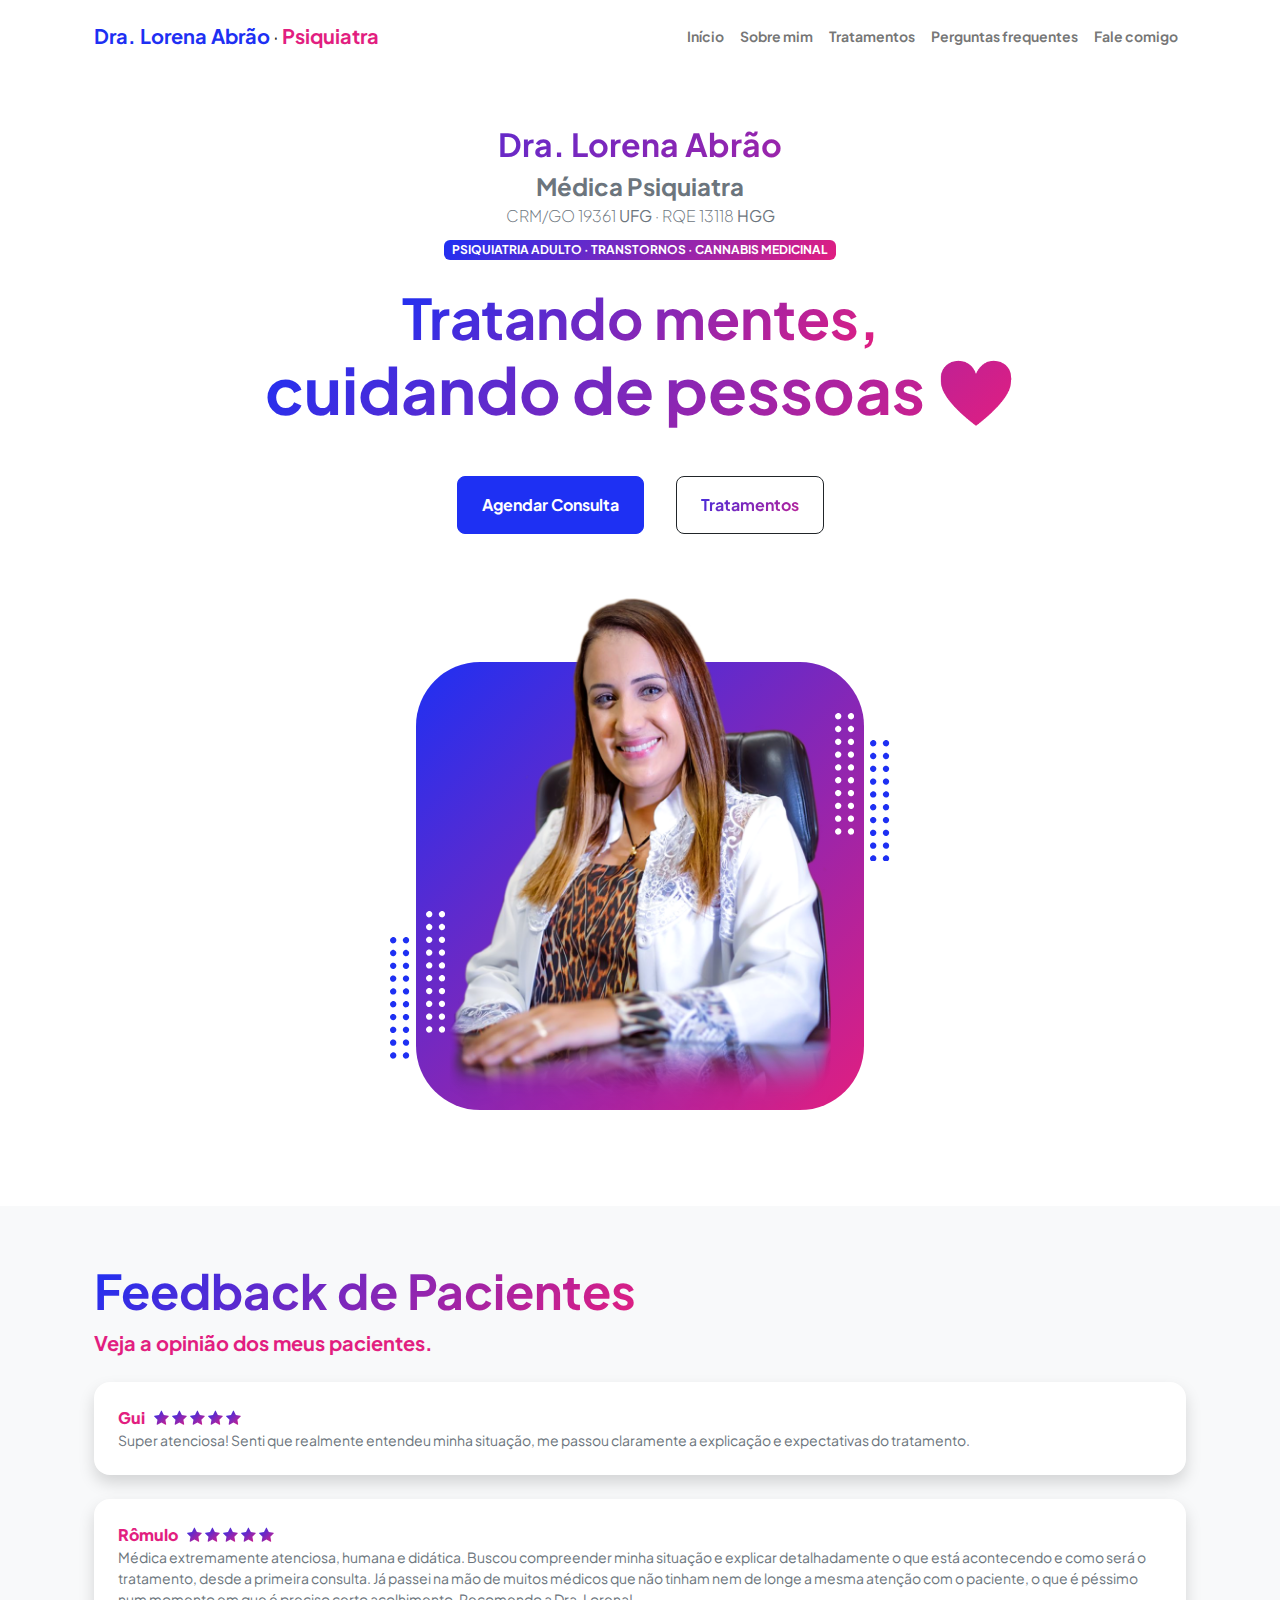
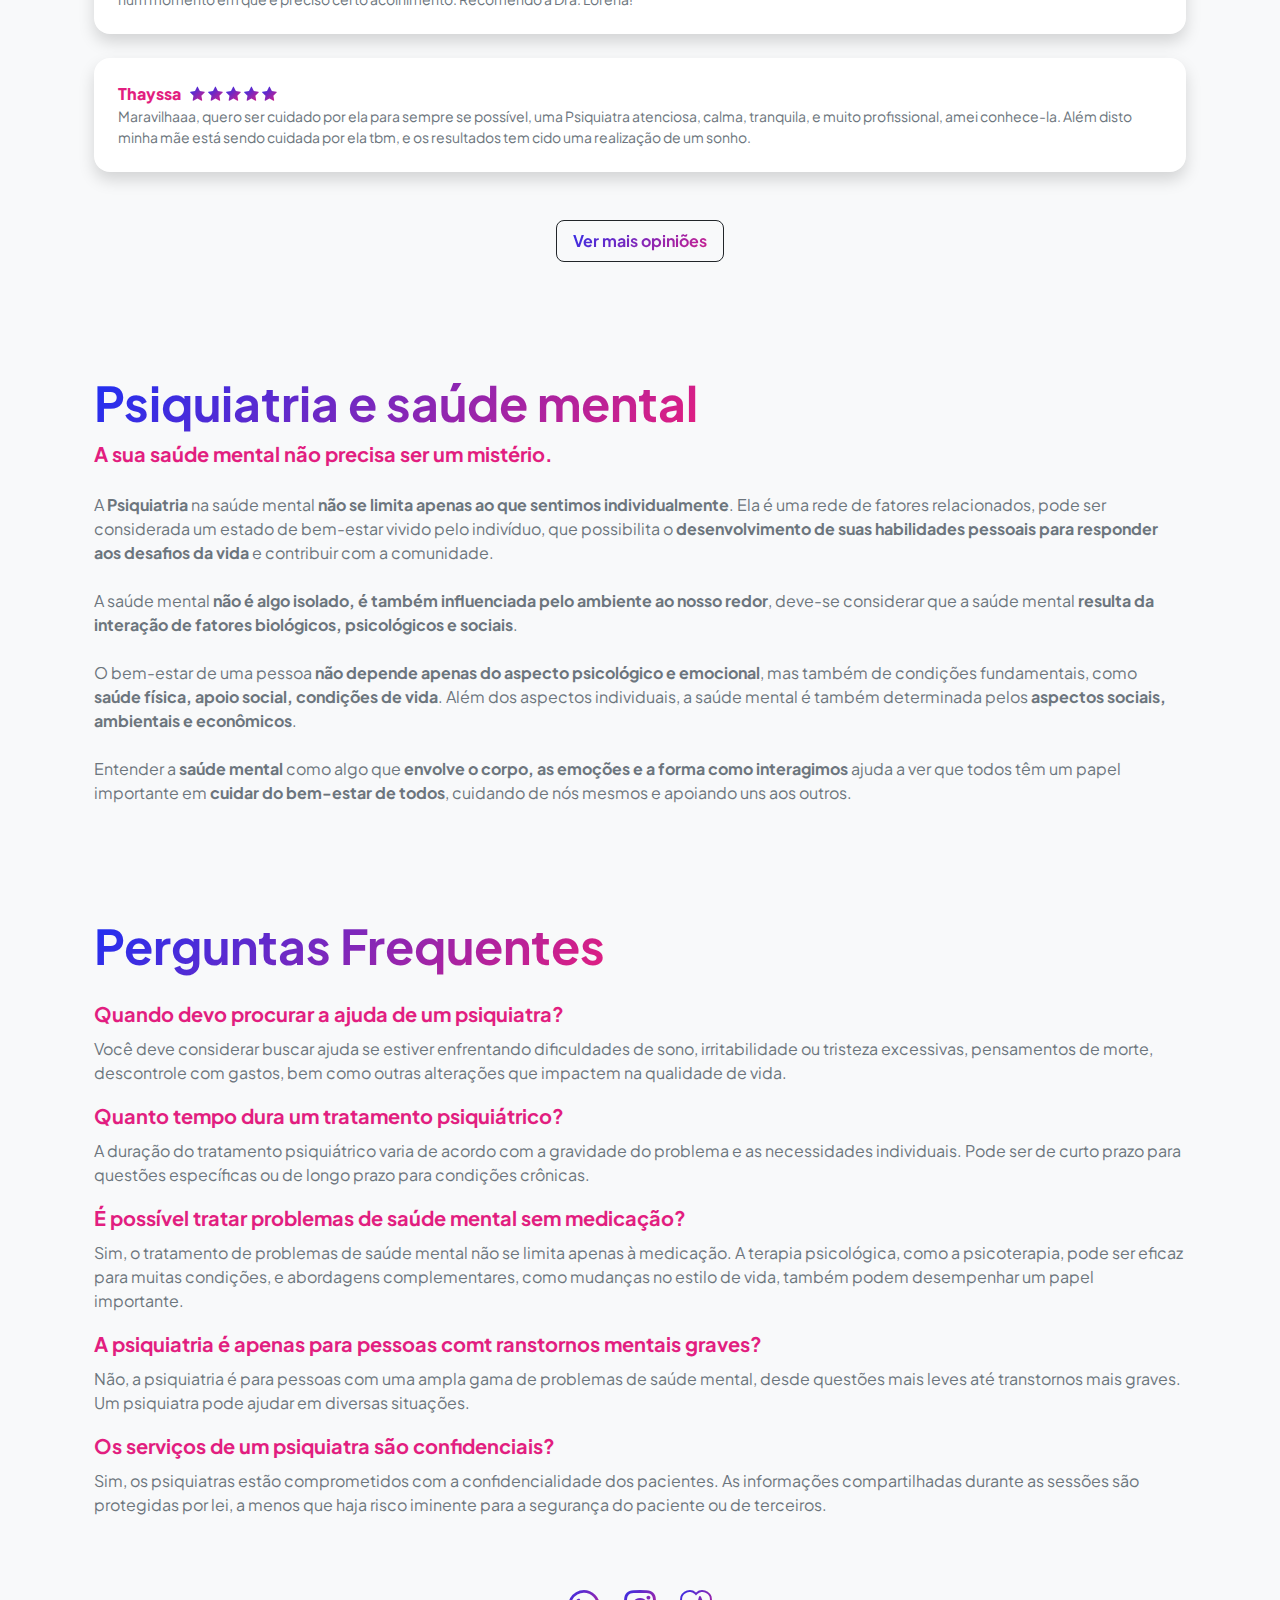
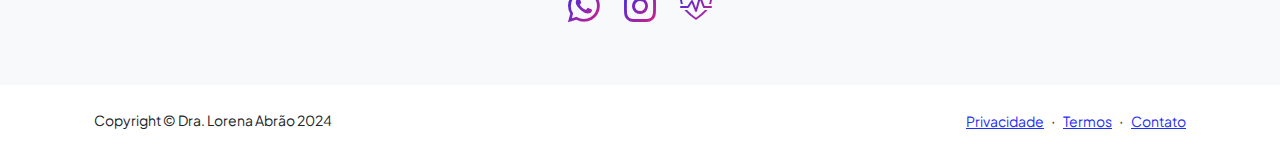
<file: index.html>
<!DOCTYPE html>
<html lang="en">
    <head>
        <meta charset="utf-8" />
        <meta name="viewport" content="width=device-width, initial-scale=1, shrink-to-fit=no" />
        <meta name="author" content="Dra. Lorena Abrão" />
        <title>Dra. Lorena Abrão · Psiquiatra</title>
        <meta name="description" content="Médica Psiquiatra CRM/GO 19361 / RQE 13118" />
        <meta name="keywords" content="Psiquiatra Goiânia, Psiquiatra Goiás, Psiquiatria Adulto, Transtorno, Cannabis Medicinal, CBD, Prescrição, Ansiedade, Depressão, Dependência Química, Bipolar, Alimentar, Humor, TDAH" />
        
        <!--Insert OG Markup -->
        <meta prefix="og: http://ogp.me/ns#" property="og:type" content="website" />
        <meta prefix="og: http://ogp.me/ns#" property="og:title" content="Dra. Lorena Abrão · Psiquiatra" />
        <meta prefix="og: http://ogp.me/ns#" property="og:description" content="Médica Psiquiatra CRM/GO 19361 / RQE 13118. Atendimento Online e Presencial no Centro Médico Femina em Goiânia-GO" />
        <meta prefix="og: http://ogp.me/ns#" property="og:image" content="https://www.lorenapsiquiatra.com.br/assets/thumbnail.png" />
        <meta prefix="og: http://ogp.me/ns#" property="og:url" content="https://www.lorenapsiquiatra.com.br" />

        <!--Insert Twitter Card Markup -->
        <meta name="twitter:card" content="summary_large_image" />
        <meta name="twitter:site" content="Dra. Lorena Abrão" />
        <meta name="twitter:domain" content="https://www.lorenapsiquiatra.com.br" />
        <meta name="twitter:title" content="Dra. Lorena Abrão · Psiquiatra" />
        <meta name="twitter:description" content="Médica Psiquiatra CRM/GO 19361 / RQE 13118" />

        <!-- Favicon-->
        <link rel="icon" type="image/x-icon" href="assets/favicon.ico" />
        <!-- Custom Google font-->
        <link rel="preconnect" href="https://fonts.googleapis.com" />
        <link rel="preconnect" href="https://fonts.gstatic.com" crossorigin />
        <link href="https://fonts.googleapis.com/css2?family=Plus+Jakarta+Sans:wght@100;200;300;400;500;600;700;800;900&amp;display=swap" rel="stylesheet" />
        <!-- Bootstrap icons-->
        <link href="https://cdn.jsdelivr.net/npm/bootstrap-icons@1.8.1/font/bootstrap-icons.css" rel="stylesheet" />
        <!-- Core theme CSS (includes Bootstrap)-->
        <link href="css/styles.css" rel="stylesheet" />
        <!-- Add icon library -->
        <link rel="stylesheet" href="https://cdnjs.cloudflare.com/ajax/libs/font-awesome/4.7.0/css/font-awesome.min.css">
    </head>
    <style>
    .fa {
        color: lightgray;
    }
    .checked {
        color: text-gold;
    }
    </style>
    <body class="d-flex flex-column h-100">
        <main class="flex-shrink-0">
            <!-- Navigation-->
            <nav class="navbar navbar-expand-lg navbar-light bg-white py-3">
                <div class="container px-5">
                    <a class="navbar-brand" href="index.html"><span class="fw-bolder text-primary">Dra. Lorena Abrão</span>&nbsp;&middot;&nbsp;<span class="fw-bolder text-secondary">Psiquiatra</span></a>
                    <button class="navbar-toggler" type="button" data-bs-toggle="collapse" data-bs-target="#navbarSupportedContent" aria-controls="navbarSupportedContent" aria-expanded="false" aria-label="Toggle navigation"><span class="navbar-toggler-icon"></span></button>
                    <div class="collapse navbar-collapse" id="navbarSupportedContent">
                        <ul class="navbar-nav ms-auto mb-2 mb-lg-0 small fw-bolder">
                            <li class="nav-item"><a class="nav-link" href="index.html">Início</a></li>
                            <li class="nav-item"><a class="nav-link" href="sobre.html">Sobre mim</a></li>
                            <li class="nav-item"><a class="nav-link" href="tratamentos.html">Tratamentos</a></li>
                            <li class="nav-item"><a class="nav-link" href="index.html#FAQ">Perguntas frequentes</a></li>
                            <li class="nav-item"><a class="nav-link" href="contact.html">Fale comigo</a></li>
                        </ul>
                    </div>
                </div>
            </nav>
            <!-- Header-->
            <header class="py-5">
                <div class="container px-5 pb-5">
                    <div class="row gx-5 align-items-center">
                        <div class="col-xxl-5">
                            <!-- Header text content-->
                            <div class="text-center text-xxl-start">
                                <div class="fs-2 fw-bolder text-gradient mb-0">Dra. Lorena Abrão</div>
                                <div class="fs-4 fw-bolder text-muted">Médica Psiquiatra</div>
                                <div class="fs-6 fw-light text-muted mb-2">CRM/GO 19361 <b>UFG</b> &middot; RQE 13118 <b>HGG</b></div>
                                <div class="badge bg-gradient-primary-to-secondary text-center text-white mb-4"><div class="text-uppercase fs-7">Psiquiatria Adulto &middot; Transtornos &middot; Cannabis Medicinal</div></div>
                                <h1 class="display-4 fw-bolder mb-0"><span class="text-gradient d-inline">Tratando mentes,</span></h1>
                                <h1 class="display-3 fw-bolder mb-5"><span class="text-gradient d-inline">cuidando de pessoas ❤️</span></h1>
                                <div class="d-grid gap-3 d-sm-flex justify-content-sm-center justify-content-xxl-start mb-3">
                                    <a class="btn btn-primary btn-lg px-5 py-3 me-sm-3 fs-6 fw-bolder" href="agendamento.html">Agendar Consulta</a>
                                    <a class="btn btn-outline-dark text-gradient btn-lg px-5 py-3 fs-6 fw-bolder" href="tratamentos.html">Tratamentos</a>
                                </div>
                            </div>
                        </div>
                        <div class="col-xxl-7">
                            <!-- Header profile picture-->
                            <div class="d-flex justify-content-center mt-5 mt-xxl-0">
                                <div class="profile bg-gradient-primary-to-secondary">
                                    <!-- TIP: For best results, use a photo with a transparent background like the demo example below-->
                                    <!-- Watch a tutorial on how to do this on YouTube (link)-->
                                    <img class="profile-img" src="assets/profile.png" alt="..." />
                                    <div class="dots-1">
                                        <!-- SVG Dots-->
                                        <svg version="1.1" xmlns="http://www.w3.org/2000/svg" xmlns:xlink="http://www.w3.org/1999/xlink" x="0px" y="0px" viewBox="0 0 191.6 1215.4" style="enable-background: new 0 0 191.6 1215.4" xml:space="preserve">
                                            <g transform="translate(0.000000,1280.000000) scale(0.100000,-0.100000)">
                                                <path d="M227.7,12788.6c-105-35-200-141-222-248c-43-206,163-412,369-369c155,32,275,190,260,339c-11,105-90,213-190,262        C383.7,12801.6,289.7,12808.6,227.7,12788.6z"></path>
                                                <path d="M1507.7,12788.6c-151-50-253-216-222-362c25-119,136-230,254-255c194-41,395,142,375,339c-11,105-90,213-190,262        C1663.7,12801.6,1569.7,12808.6,1507.7,12788.6z"></path>
                                                <path d="M227.7,11508.6c-105-35-200-141-222-248c-43-206,163-412,369-369c155,32,275,190,260,339c-11,105-90,213-190,262        C383.7,11521.6,289.7,11528.6,227.7,11508.6z"></path>
                                                <path d="M1507.7,11508.6c-151-50-253-216-222-362c25-119,136-230,254-255c194-41,395,142,375,339c-11,105-90,213-190,262        C1663.7,11521.6,1569.7,11528.6,1507.7,11508.6z"></path>
                                                <path d="M227.7,10228.6c-105-35-200-141-222-248c-43-206,163-412,369-369c155,32,275,190,260,339c-11,105-90,213-190,262        C383.7,10241.6,289.7,10248.6,227.7,10228.6z"></path>
                                                <path d="M1507.7,10228.6c-105-35-200-141-222-248c-43-206,163-412,369-369c155,32,275,190,260,339c-11,105-90,213-190,262        C1663.7,10241.6,1569.7,10248.6,1507.7,10228.6z"></path>
                                                <path d="M227.7,8948.6c-105-35-200-141-222-248c-43-206,163-412,369-369c155,32,275,190,260,339c-11,105-90,213-190,262        C383.7,8961.6,289.7,8968.6,227.7,8948.6z"></path>
                                                <path d="M1507.7,8948.6c-105-35-200-141-222-248c-43-206,163-412,369-369c155,32,275,190,260,339c-11,105-90,213-190,262        C1663.7,8961.6,1569.7,8968.6,1507.7,8948.6z"></path>
                                                <path d="M227.7,7668.6c-105-35-200-141-222-248c-43-206,163-412,369-369c155,32,275,190,260,339c-11,105-90,213-190,262        C383.7,7681.6,289.7,7688.6,227.7,7668.6z"></path>
                                                <path d="M1507.7,7668.6c-105-35-200-141-222-248c-43-206,163-412,369-369c155,32,275,190,260,339c-11,105-90,213-190,262        C1663.7,7681.6,1569.7,7688.6,1507.7,7668.6z"></path>
                                                <path d="M227.7,6388.6c-105-35-200-141-222-248c-43-206,163-412,369-369c155,32,275,190,260,339c-11,105-90,213-190,262        C383.7,6401.6,289.7,6408.6,227.7,6388.6z"></path>
                                                <path d="M1507.7,6388.6c-105-35-200-141-222-248c-43-206,163-412,369-369c155,32,275,190,260,339c-11,105-90,213-190,262        C1663.7,6401.6,1569.7,6408.6,1507.7,6388.6z"></path>
                                                <path d="M227.7,5108.6c-105-35-200-141-222-248c-43-206,163-412,369-369c155,32,275,190,260,339c-11,105-90,213-190,262        C383.7,5121.6,289.7,5128.6,227.7,5108.6z"></path>
                                                <path d="M1507.7,5108.6c-105-35-200-141-222-248c-43-206,163-412,369-369c155,32,275,190,260,339c-11,105-90,213-190,262        C1663.7,5121.6,1569.7,5128.6,1507.7,5108.6z"></path>
                                                <path d="M227.7,3828.6c-105-35-200-141-222-248c-43-206,163-412,369-369c155,32,275,190,260,339c-11,105-90,213-190,262        C383.7,3841.6,289.7,3848.6,227.7,3828.6z"></path>
                                                <path d="M1507.7,3828.6c-105-35-200-141-222-248c-43-206,163-412,369-369c155,32,275,190,260,339c-11,105-90,213-190,262        C1663.7,3841.6,1569.7,3848.6,1507.7,3828.6z"></path>
                                                <path d="M227.7,2548.6c-105-35-200-141-222-248c-43-206,163-412,369-369c155,32,275,190,260,339c-11,105-90,213-190,262        C383.7,2561.6,289.7,2568.6,227.7,2548.6z"></path>
                                                <path d="M1507.7,2548.6c-105-35-200-141-222-248c-43-206,163-412,369-369c155,32,275,190,260,339c-11,105-90,213-190,262        C1663.7,2561.6,1569.7,2568.6,1507.7,2548.6z"></path>
                                                <path d="M227.7,1268.6c-105-35-200-141-222-248c-43-206,163-412,369-369c155,32,275,190,260,339c-11,105-90,213-190,262        C383.7,1281.6,289.7,1288.6,227.7,1268.6z"></path>
                                                <path d="M1507.7,1268.6c-105-35-200-141-222-248c-43-206,163-412,369-369c155,32,275,190,260,339c-11,105-90,213-190,262        C1663.7,1281.6,1569.7,1288.6,1507.7,1268.6z"></path>
                                            </g>
                                        </svg>
                                        <!-- END of SVG dots-->
                                    </div>
                                    <div class="dots-2">
                                        <!-- SVG Dots-->
                                        <svg version="1.1" xmlns="http://www.w3.org/2000/svg" xmlns:xlink="http://www.w3.org/1999/xlink" x="0px" y="0px" viewBox="0 0 191.6 1215.4" style="enable-background: new 0 0 191.6 1215.4" xml:space="preserve">
                                            <g transform="translate(0.000000,1280.000000) scale(0.100000,-0.100000)">
                                                <path d="M227.7,12788.6c-105-35-200-141-222-248c-43-206,163-412,369-369c155,32,275,190,260,339c-11,105-90,213-190,262        C383.7,12801.6,289.7,12808.6,227.7,12788.6z"></path>
                                                <path d="M1507.7,12788.6c-151-50-253-216-222-362c25-119,136-230,254-255c194-41,395,142,375,339c-11,105-90,213-190,262        C1663.7,12801.6,1569.7,12808.6,1507.7,12788.6z"></path>
                                                <path d="M227.7,11508.6c-105-35-200-141-222-248c-43-206,163-412,369-369c155,32,275,190,260,339c-11,105-90,213-190,262        C383.7,11521.6,289.7,11528.6,227.7,11508.6z"></path>
                                                <path d="M1507.7,11508.6c-151-50-253-216-222-362c25-119,136-230,254-255c194-41,395,142,375,339c-11,105-90,213-190,262        C1663.7,11521.6,1569.7,11528.6,1507.7,11508.6z"></path>
                                                <path d="M227.7,10228.6c-105-35-200-141-222-248c-43-206,163-412,369-369c155,32,275,190,260,339c-11,105-90,213-190,262        C383.7,10241.6,289.7,10248.6,227.7,10228.6z"></path>
                                                <path d="M1507.7,10228.6c-105-35-200-141-222-248c-43-206,163-412,369-369c155,32,275,190,260,339c-11,105-90,213-190,262        C1663.7,10241.6,1569.7,10248.6,1507.7,10228.6z"></path>
                                                <path d="M227.7,8948.6c-105-35-200-141-222-248c-43-206,163-412,369-369c155,32,275,190,260,339c-11,105-90,213-190,262        C383.7,8961.6,289.7,8968.6,227.7,8948.6z"></path>
                                                <path d="M1507.7,8948.6c-105-35-200-141-222-248c-43-206,163-412,369-369c155,32,275,190,260,339c-11,105-90,213-190,262        C1663.7,8961.6,1569.7,8968.6,1507.7,8948.6z"></path>
                                                <path d="M227.7,7668.6c-105-35-200-141-222-248c-43-206,163-412,369-369c155,32,275,190,260,339c-11,105-90,213-190,262        C383.7,7681.6,289.7,7688.6,227.7,7668.6z"></path>
                                                <path d="M1507.7,7668.6c-105-35-200-141-222-248c-43-206,163-412,369-369c155,32,275,190,260,339c-11,105-90,213-190,262        C1663.7,7681.6,1569.7,7688.6,1507.7,7668.6z"></path>
                                                <path d="M227.7,6388.6c-105-35-200-141-222-248c-43-206,163-412,369-369c155,32,275,190,260,339c-11,105-90,213-190,262        C383.7,6401.6,289.7,6408.6,227.7,6388.6z"></path>
                                                <path d="M1507.7,6388.6c-105-35-200-141-222-248c-43-206,163-412,369-369c155,32,275,190,260,339c-11,105-90,213-190,262        C1663.7,6401.6,1569.7,6408.6,1507.7,6388.6z"></path>
                                                <path d="M227.7,5108.6c-105-35-200-141-222-248c-43-206,163-412,369-369c155,32,275,190,260,339c-11,105-90,213-190,262        C383.7,5121.6,289.7,5128.6,227.7,5108.6z"></path>
                                                <path d="M1507.7,5108.6c-105-35-200-141-222-248c-43-206,163-412,369-369c155,32,275,190,260,339c-11,105-90,213-190,262        C1663.7,5121.6,1569.7,5128.6,1507.7,5108.6z"></path>
                                                <path d="M227.7,3828.6c-105-35-200-141-222-248c-43-206,163-412,369-369c155,32,275,190,260,339c-11,105-90,213-190,262        C383.7,3841.6,289.7,3848.6,227.7,3828.6z"></path>
                                                <path d="M1507.7,3828.6c-105-35-200-141-222-248c-43-206,163-412,369-369c155,32,275,190,260,339c-11,105-90,213-190,262        C1663.7,3841.6,1569.7,3848.6,1507.7,3828.6z"></path>
                                                <path d="M227.7,2548.6c-105-35-200-141-222-248c-43-206,163-412,369-369c155,32,275,190,260,339c-11,105-90,213-190,262        C383.7,2561.6,289.7,2568.6,227.7,2548.6z"></path>
                                                <path d="M1507.7,2548.6c-105-35-200-141-222-248c-43-206,163-412,369-369c155,32,275,190,260,339c-11,105-90,213-190,262        C1663.7,2561.6,1569.7,2568.6,1507.7,2548.6z"></path>
                                                <path d="M227.7,1268.6c-105-35-200-141-222-248c-43-206,163-412,369-369c155,32,275,190,260,339c-11,105-90,213-190,262        C383.7,1281.6,289.7,1288.6,227.7,1268.6z"></path>
                                                <path d="M1507.7,1268.6c-105-35-200-141-222-248c-43-206,163-412,369-369c155,32,275,190,260,339c-11,105-90,213-190,262        C1663.7,1281.6,1569.7,1288.6,1507.7,1268.6z"></path>
                                            </g>
                                        </svg>
                                        <!-- END of SVG dots-->
                                    </div>
                                    <div class="dots-3">
                                        <!-- SVG Dots-->
                                        <svg version="1.1" xmlns="http://www.w3.org/2000/svg" xmlns:xlink="http://www.w3.org/1999/xlink" x="0px" y="0px" viewBox="0 0 191.6 1215.4" style="enable-background: new 0 0 191.6 1215.4" xml:space="preserve">
                                            <g transform="translate(0.000000,1280.000000) scale(0.100000,-0.100000)">
                                                <path d="M227.7,12788.6c-105-35-200-141-222-248c-43-206,163-412,369-369c155,32,275,190,260,339c-11,105-90,213-190,262        C383.7,12801.6,289.7,12808.6,227.7,12788.6z"></path>
                                                <path d="M1507.7,12788.6c-151-50-253-216-222-362c25-119,136-230,254-255c194-41,395,142,375,339c-11,105-90,213-190,262        C1663.7,12801.6,1569.7,12808.6,1507.7,12788.6z"></path>
                                                <path d="M227.7,11508.6c-105-35-200-141-222-248c-43-206,163-412,369-369c155,32,275,190,260,339c-11,105-90,213-190,262        C383.7,11521.6,289.7,11528.6,227.7,11508.6z"></path>
                                                <path d="M1507.7,11508.6c-151-50-253-216-222-362c25-119,136-230,254-255c194-41,395,142,375,339c-11,105-90,213-190,262        C1663.7,11521.6,1569.7,11528.6,1507.7,11508.6z"></path>
                                                <path d="M227.7,10228.6c-105-35-200-141-222-248c-43-206,163-412,369-369c155,32,275,190,260,339c-11,105-90,213-190,262        C383.7,10241.6,289.7,10248.6,227.7,10228.6z"></path>
                                                <path d="M1507.7,10228.6c-105-35-200-141-222-248c-43-206,163-412,369-369c155,32,275,190,260,339c-11,105-90,213-190,262        C1663.7,10241.6,1569.7,10248.6,1507.7,10228.6z"></path>
                                                <path d="M227.7,8948.6c-105-35-200-141-222-248c-43-206,163-412,369-369c155,32,275,190,260,339c-11,105-90,213-190,262        C383.7,8961.6,289.7,8968.6,227.7,8948.6z"></path>
                                                <path d="M1507.7,8948.6c-105-35-200-141-222-248c-43-206,163-412,369-369c155,32,275,190,260,339c-11,105-90,213-190,262        C1663.7,8961.6,1569.7,8968.6,1507.7,8948.6z"></path>
                                                <path d="M227.7,7668.6c-105-35-200-141-222-248c-43-206,163-412,369-369c155,32,275,190,260,339c-11,105-90,213-190,262        C383.7,7681.6,289.7,7688.6,227.7,7668.6z"></path>
                                                <path d="M1507.7,7668.6c-105-35-200-141-222-248c-43-206,163-412,369-369c155,32,275,190,260,339c-11,105-90,213-190,262        C1663.7,7681.6,1569.7,7688.6,1507.7,7668.6z"></path>
                                                <path d="M227.7,6388.6c-105-35-200-141-222-248c-43-206,163-412,369-369c155,32,275,190,260,339c-11,105-90,213-190,262        C383.7,6401.6,289.7,6408.6,227.7,6388.6z"></path>
                                                <path d="M1507.7,6388.6c-105-35-200-141-222-248c-43-206,163-412,369-369c155,32,275,190,260,339c-11,105-90,213-190,262        C1663.7,6401.6,1569.7,6408.6,1507.7,6388.6z"></path>
                                                <path d="M227.7,5108.6c-105-35-200-141-222-248c-43-206,163-412,369-369c155,32,275,190,260,339c-11,105-90,213-190,262        C383.7,5121.6,289.7,5128.6,227.7,5108.6z"></path>
                                                <path d="M1507.7,5108.6c-105-35-200-141-222-248c-43-206,163-412,369-369c155,32,275,190,260,339c-11,105-90,213-190,262        C1663.7,5121.6,1569.7,5128.6,1507.7,5108.6z"></path>
                                                <path d="M227.7,3828.6c-105-35-200-141-222-248c-43-206,163-412,369-369c155,32,275,190,260,339c-11,105-90,213-190,262        C383.7,3841.6,289.7,3848.6,227.7,3828.6z"></path>
                                                <path d="M1507.7,3828.6c-105-35-200-141-222-248c-43-206,163-412,369-369c155,32,275,190,260,339c-11,105-90,213-190,262        C1663.7,3841.6,1569.7,3848.6,1507.7,3828.6z"></path>
                                                <path d="M227.7,2548.6c-105-35-200-141-222-248c-43-206,163-412,369-369c155,32,275,190,260,339c-11,105-90,213-190,262        C383.7,2561.6,289.7,2568.6,227.7,2548.6z"></path>
                                                <path d="M1507.7,2548.6c-105-35-200-141-222-248c-43-206,163-412,369-369c155,32,275,190,260,339c-11,105-90,213-190,262        C1663.7,2561.6,1569.7,2568.6,1507.7,2548.6z"></path>
                                                <path d="M227.7,1268.6c-105-35-200-141-222-248c-43-206,163-412,369-369c155,32,275,190,260,339c-11,105-90,213-190,262        C383.7,1281.6,289.7,1288.6,227.7,1268.6z"></path>
                                                <path d="M1507.7,1268.6c-105-35-200-141-222-248c-43-206,163-412,369-369c155,32,275,190,260,339c-11,105-90,213-190,262        C1663.7,1281.6,1569.7,1288.6,1507.7,1268.6z"></path>
                                            </g>
                                        </svg>
                                        <!-- END of SVG dots-->
                                    </div>
                                    <div class="dots-4">
                                        <!-- SVG Dots-->
                                        <svg version="1.1" xmlns="http://www.w3.org/2000/svg" xmlns:xlink="http://www.w3.org/1999/xlink" x="0px" y="0px" viewBox="0 0 191.6 1215.4" style="enable-background: new 0 0 191.6 1215.4" xml:space="preserve">
                                            <g transform="translate(0.000000,1280.000000) scale(0.100000,-0.100000)">
                                                <path d="M227.7,12788.6c-105-35-200-141-222-248c-43-206,163-412,369-369c155,32,275,190,260,339c-11,105-90,213-190,262        C383.7,12801.6,289.7,12808.6,227.7,12788.6z"></path>
                                                <path d="M1507.7,12788.6c-151-50-253-216-222-362c25-119,136-230,254-255c194-41,395,142,375,339c-11,105-90,213-190,262        C1663.7,12801.6,1569.7,12808.6,1507.7,12788.6z"></path>
                                                <path d="M227.7,11508.6c-105-35-200-141-222-248c-43-206,163-412,369-369c155,32,275,190,260,339c-11,105-90,213-190,262        C383.7,11521.6,289.7,11528.6,227.7,11508.6z"></path>
                                                <path d="M1507.7,11508.6c-151-50-253-216-222-362c25-119,136-230,254-255c194-41,395,142,375,339c-11,105-90,213-190,262        C1663.7,11521.6,1569.7,11528.6,1507.7,11508.6z"></path>
                                                <path d="M227.7,10228.6c-105-35-200-141-222-248c-43-206,163-412,369-369c155,32,275,190,260,339c-11,105-90,213-190,262        C383.7,10241.6,289.7,10248.6,227.7,10228.6z"></path>
                                                <path d="M1507.7,10228.6c-105-35-200-141-222-248c-43-206,163-412,369-369c155,32,275,190,260,339c-11,105-90,213-190,262        C1663.7,10241.6,1569.7,10248.6,1507.7,10228.6z"></path>
                                                <path d="M227.7,8948.6c-105-35-200-141-222-248c-43-206,163-412,369-369c155,32,275,190,260,339c-11,105-90,213-190,262        C383.7,8961.6,289.7,8968.6,227.7,8948.6z"></path>
                                                <path d="M1507.7,8948.6c-105-35-200-141-222-248c-43-206,163-412,369-369c155,32,275,190,260,339c-11,105-90,213-190,262        C1663.7,8961.6,1569.7,8968.6,1507.7,8948.6z"></path>
                                                <path d="M227.7,7668.6c-105-35-200-141-222-248c-43-206,163-412,369-369c155,32,275,190,260,339c-11,105-90,213-190,262        C383.7,7681.6,289.7,7688.6,227.7,7668.6z"></path>
                                                <path d="M1507.7,7668.6c-105-35-200-141-222-248c-43-206,163-412,369-369c155,32,275,190,260,339c-11,105-90,213-190,262        C1663.7,7681.6,1569.7,7688.6,1507.7,7668.6z"></path>
                                                <path d="M227.7,6388.6c-105-35-200-141-222-248c-43-206,163-412,369-369c155,32,275,190,260,339c-11,105-90,213-190,262        C383.7,6401.6,289.7,6408.6,227.7,6388.6z"></path>
                                                <path d="M1507.7,6388.6c-105-35-200-141-222-248c-43-206,163-412,369-369c155,32,275,190,260,339c-11,105-90,213-190,262        C1663.7,6401.6,1569.7,6408.6,1507.7,6388.6z"></path>
                                                <path d="M227.7,5108.6c-105-35-200-141-222-248c-43-206,163-412,369-369c155,32,275,190,260,339c-11,105-90,213-190,262        C383.7,5121.6,289.7,5128.6,227.7,5108.6z"></path>
                                                <path d="M1507.7,5108.6c-105-35-200-141-222-248c-43-206,163-412,369-369c155,32,275,190,260,339c-11,105-90,213-190,262        C1663.7,5121.6,1569.7,5128.6,1507.7,5108.6z"></path>
                                                <path d="M227.7,3828.6c-105-35-200-141-222-248c-43-206,163-412,369-369c155,32,275,190,260,339c-11,105-90,213-190,262        C383.7,3841.6,289.7,3848.6,227.7,3828.6z"></path>
                                                <path d="M1507.7,3828.6c-105-35-200-141-222-248c-43-206,163-412,369-369c155,32,275,190,260,339c-11,105-90,213-190,262        C1663.7,3841.6,1569.7,3848.6,1507.7,3828.6z"></path>
                                                <path d="M227.7,2548.6c-105-35-200-141-222-248c-43-206,163-412,369-369c155,32,275,190,260,339c-11,105-90,213-190,262        C383.7,2561.6,289.7,2568.6,227.7,2548.6z"></path>
                                                <path d="M1507.7,2548.6c-105-35-200-141-222-248c-43-206,163-412,369-369c155,32,275,190,260,339c-11,105-90,213-190,262        C1663.7,2561.6,1569.7,2568.6,1507.7,2548.6z"></path>
                                                <path d="M227.7,1268.6c-105-35-200-141-222-248c-43-206,163-412,369-369c155,32,275,190,260,339c-11,105-90,213-190,262        C383.7,1281.6,289.7,1288.6,227.7,1268.6z"></path>
                                                <path d="M1507.7,1268.6c-105-35-200-141-222-248c-43-206,163-412,369-369c155,32,275,190,260,339c-11,105-90,213-190,262        C1663.7,1281.6,1569.7,1288.6,1507.7,1268.6z"></path>
                                            </g>
                                        </svg>
                                        <!-- END of SVG dots-->
                                    </div>
                                </div>
                            </div>
                        </div>
                    </div>
                </div>
            </header>
            <!-- Rating Section-->
            <section class="bg-light py-5">
                <div class="container px-5">
                    <div class="row gx-5 justify-content-center">
                        <div class="col-xxl-8">
                            <div class="text-secondary my-2">
                                <h2 class="display-5 fw-bolder"><span class="text-gradient d-inline">Feedback de Pacientes</span></h2>
                                <p class="lead fw-bolder mb-4">Veja a opinião dos meus pacientes.</p>
                                <!-- Feedback 1 -->
                                <div class="card overflow-hidden shadow rounded-4 border-0 p-4 mb-4">
                                    <p class="text-secondary fw-bolder mb-0"><b>Gui</b>
                                    &nbsp;
                                    <span class="fa fa-star text-gradient"></span>
                                    <span class="fa fa-star text-gradient"></span>
                                    <span class="fa fa-star text-gradient"></span>
                                    <span class="fa fa-star text-gradient"></span>
                                    <span class="fa fa-star text-gradient"></span>
                                    </p>
                                    <p class="text-muted small mb-0">Super atenciosa! Senti que realmente entendeu minha situação, me passou claramente a explicação e expectativas do tratamento.</p>
                                </div>
                                <!-- Feedback 2 -->
                                <div class="card overflow-hidden shadow rounded-4 border-0 p-4 mb-4">
                                    <p class="text-secondary fw-bolder mb-0"><b>Rômulo</b>
                                    &nbsp;
                                    <span class="fa fa-star text-gradient"></span>
                                    <span class="fa fa-star text-gradient"></span>
                                    <span class="fa fa-star text-gradient"></span>
                                    <span class="fa fa-star text-gradient"></span>
                                    <span class="fa fa-star text-gradient"></span>
                                    </p>
                                    <p class="text-muted small mb-0">Médica extremamente atenciosa, humana e didática. Buscou compreender minha situação e explicar detalhadamente o que está acontecendo e como será o tratamento, desde a primeira consulta. Já passei na mão de muitos médicos que não tinham nem de longe a mesma atenção com o paciente, o que é péssimo num momento em que é preciso certo acolhimento. Recomendo a Dra. Lorena!</p>
                                </div>
                                <!-- Feedback 3 -->
                                <div class="card overflow-hidden shadow rounded-4 border-0 p-4 mb-4">
                                    <p class="text-secondary fw-bolder mb-0"><b>Thayssa</b>
                                    &nbsp;
                                    <span class="fa fa-star text-gradient"></span>
                                    <span class="fa fa-star text-gradient"></span>
                                    <span class="fa fa-star text-gradient"></span>
                                    <span class="fa fa-star text-gradient"></span>
                                    <span class="fa fa-star text-gradient"></span>
                                    </p>
                                    <p class="text-muted small mb-0">Maravilhaaa, quero ser cuidado por ela para sempre se possível, uma Psiquiatra atenciosa, calma, tranquila, e muito profissional, amei conhece-la. Além disto minha mãe está sendo cuidada por ela tbm, e os resultados tem cido uma realização de um sonho.</p>
                                </div>
                                <!-- Btn ver mais -->
                                <div class="text-center mt-5">
                                    <a class="btn btn-outline-dark text-gradient btn-lg fs-6 fw-bolder" href="feedback.html">Ver mais opiniões</a>
                                </div>
                            </div>
                        </div>
                    </div>
                </div>
            </section>
            <!-- About Section-->
            <section class="bg-light py-5">
                <div class="container px-5">
                    <div class="row gx-5 justify-content-center">
                        <div class="col-xxl-8">
                            <div class="text-secondary my-2">
                                <h2 class="display-5 fw-bolder"><span class="text-gradient d-inline">Psiquiatria e saúde mental</span></h2>
                                <p class="lead fw-bolder mb-4">A sua saúde mental não precisa ser um mistério.</p>
                                <p class="text-muted">
                                    A <b>Psiquiatria</b> na saúde mental <b>não se limita apenas ao que sentimos individualmente</b>. Ela é uma rede de fatores relacionados, pode ser considerada um estado de bem-estar vivido pelo indivíduo, que possibilita o <b>desenvolvimento de suas habilidades pessoais para responder aos desafios da vida</b> e contribuir com a comunidade.
                                <br><br>
                                    A saúde mental <b>não é algo isolado, é também influenciada pelo ambiente ao nosso redor</b>, deve-se considerar que a saúde mental <b>resulta da interação de fatores biológicos, psicológicos e sociais</b>.
                                <br><br>
                                    O bem-estar de uma pessoa <b>não depende apenas do aspecto psicológico e emocional</b>, mas também de condições fundamentais, como <b>saúde física, apoio social, condições de vida</b>. Além dos aspectos individuais, a saúde mental é também determinada pelos <b>aspectos sociais, ambientais e econômicos</b>.
                                <br><br>
                                    Entender a <b>saúde mental</b> como algo que <b>envolve o corpo, as emoções e a forma como interagimos</b> ajuda a ver que todos têm um papel importante em <b>cuidar do bem-estar de todos</b>, cuidando de nós mesmos e apoiando uns aos outros.
                                </p>
                                <br><br>
                                <h2 id="FAQ" class="display-5 fw-bolder mb-4 my-5"><span class="text-gradient d-inline">Perguntas Frequentes</span></h2>
                                <p class="lead fw-bolder mb-2">Quando devo procurar a ajuda de um psiquiatra?</p>
                                <p class="text-muted">
                                    Você deve considerar buscar ajuda se estiver enfrentando dificuldades de sono, irritabilidade ou tristeza excessivas, pensamentos de morte, descontrole com gastos, bem como outras alterações que impactem na qualidade de vida.
                                </p>
                                <p class="lead fw-bolder mb-2">Quanto tempo dura um tratamento psiquiátrico?</p>
                                <p class="text-muted">
                                    A duração do tratamento psiquiátrico varia de acordo com a gravidade do problema e as necessidades individuais. Pode ser de curto prazo para questões específicas ou de longo prazo para condições crônicas.
                                </p>
                                <p class="lead fw-bolder mb-2">É possível tratar problemas de saúde mental sem medicação?</p>
                                <p class="text-muted">
                                    Sim, o tratamento de problemas de saúde mental não se limita apenas à medicação. A terapia psicológica, como a psicoterapia, pode ser eficaz para muitas condições, e abordagens complementares, como mudanças no estilo de vida, também podem desempenhar um papel importante.
                                </p>
                                <p class="lead fw-bolder mb-2">A psiquiatria é apenas para pessoas comt ranstornos mentais graves?</p>
                                <p class="text-muted">
                                    Não, a psiquiatria é para pessoas com uma ampla gama de problemas de saúde mental, desde questões mais leves até transtornos mais graves. Um psiquiatra pode ajudar em diversas situações.
                                </p>
                                <p class="lead fw-bolder mb-2">Os serviços de um psiquiatra são confidenciais?</p>
                                <p class="text-muted">
                                    Sim, os psiquiatras estão comprometidos com a confidencialidade dos pacientes. As informações compartilhadas durante as sessões são protegidas por lei, a menos que haja risco iminente para a segurança do paciente ou de terceiros.
                                </p>
                                <br><br>
                                <div class="d-flex justify-content-center fs-2 gap-4">
                                    <a class="text-gradient" href="https://wa.me/5562996722188?text=Ol%C3%A1%21%20Gostaria%20de%20marcar%20uma%20consulta%21" target=”_blank”><i class="bi bi-whatsapp"></i></a>
                                    <a class="text-gradient" href="https://www.instagram.com/lorenaabrao.psiquiatra" target=”_blank”><i class="bi bi-instagram"></i></a>
                                    <a class="text-gradient" href="https://www.doctoralia.com.br/lorena-abrao-silva/" target=”_blank”><i class="bi bi-heart-pulse"></i></a>
                                </div>
                            </div>
                        </div>
                    </div>
                </div>
            </section>
        </main>
        <!-- Footer-->
        <footer class="bg-white py-4 mt-auto">
            <div class="container px-5">
                <div class="row align-items-center justify-content-between flex-column flex-sm-row">
                    <div class="col-auto"><div class="small m-0">Copyright &copy; Dra. Lorena Abrão 2024</div></div>
                    <div class="col-auto">
                        <a class="small" href="#!">Privacidade</a>
                        <span class="mx-1">&middot;</span>
                        <a class="small" href="#!">Termos</a>
                        <span class="mx-1">&middot;</span>
                        <a class="small" href="#!">Contato</a>
                    </div>
                </div>
            </div>
        </footer>
        <!-- Bootstrap core JS-->
        <script src="https://cdn.jsdelivr.net/npm/bootstrap@5.2.3/dist/js/bootstrap.bundle.min.js"></script>
        <!-- Core theme JS-->
        <script src="js/scripts.js"></script>
    </body>
</html>
</file>
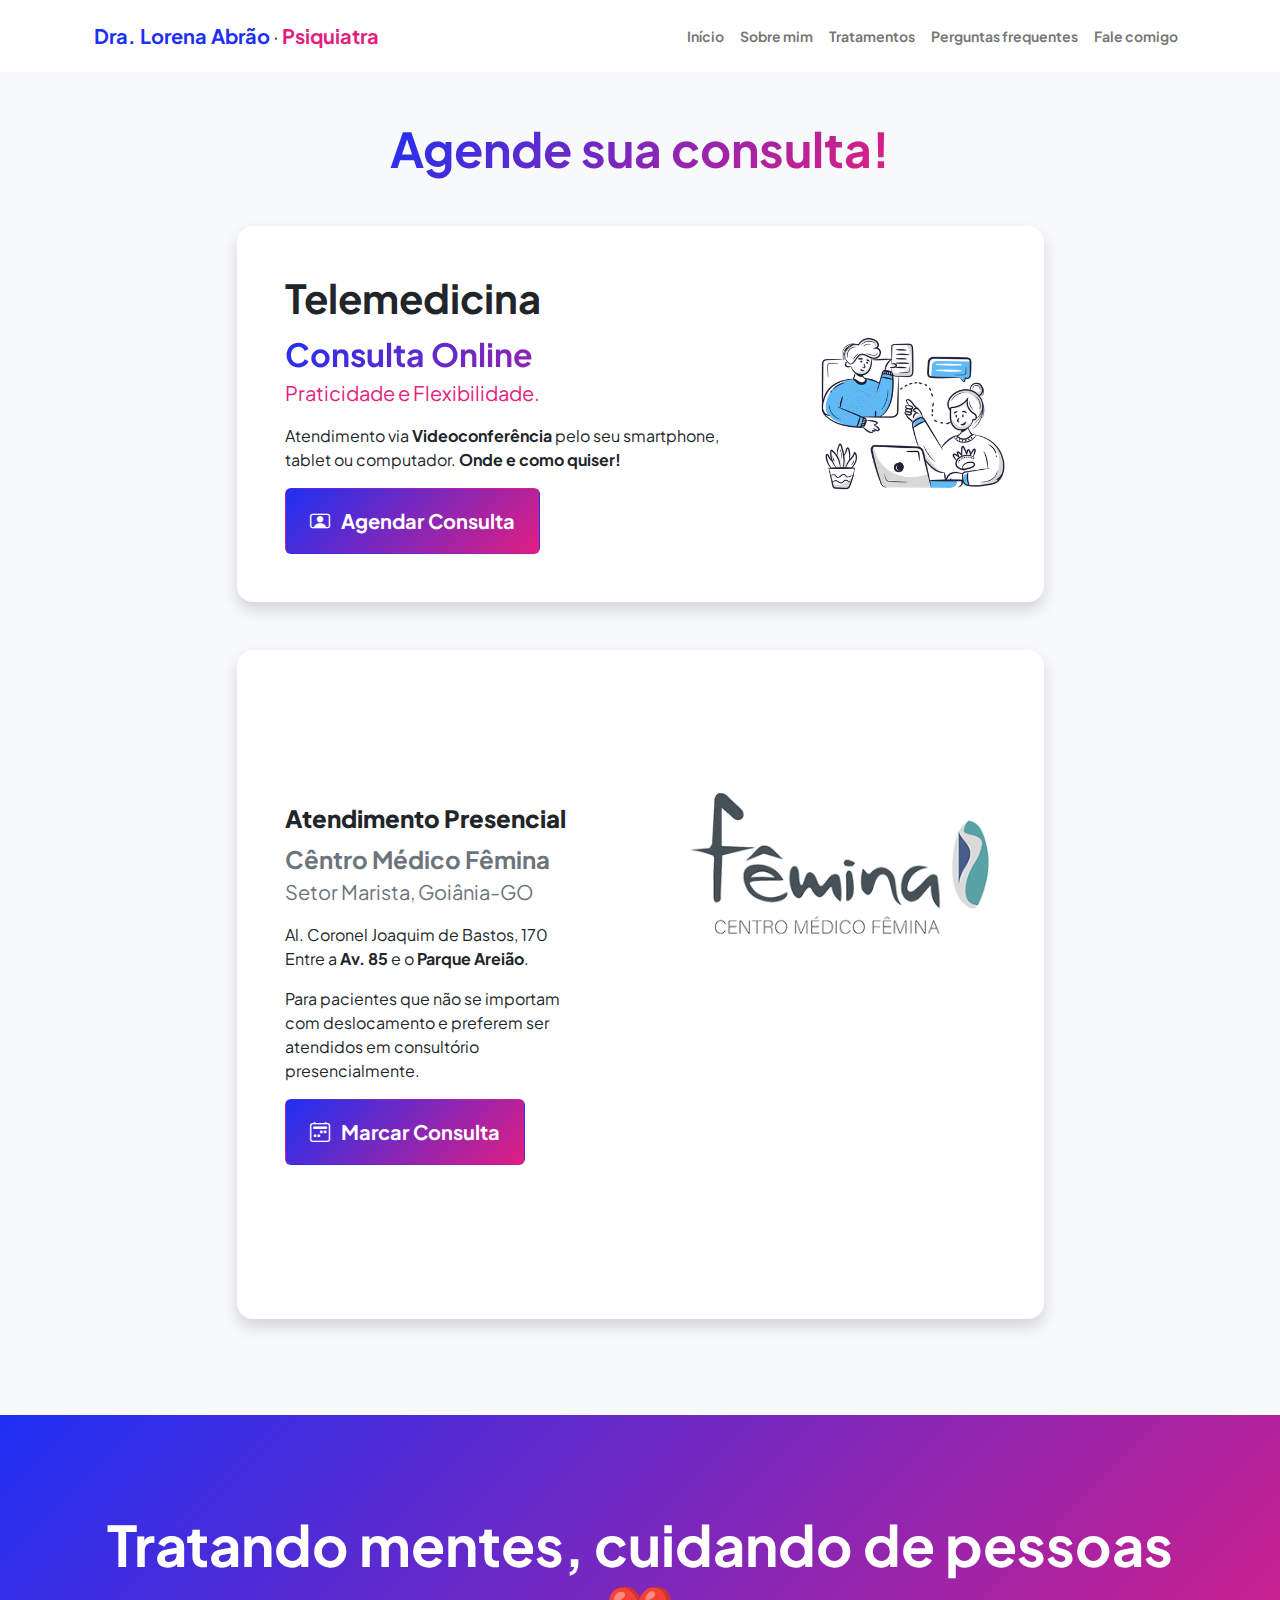
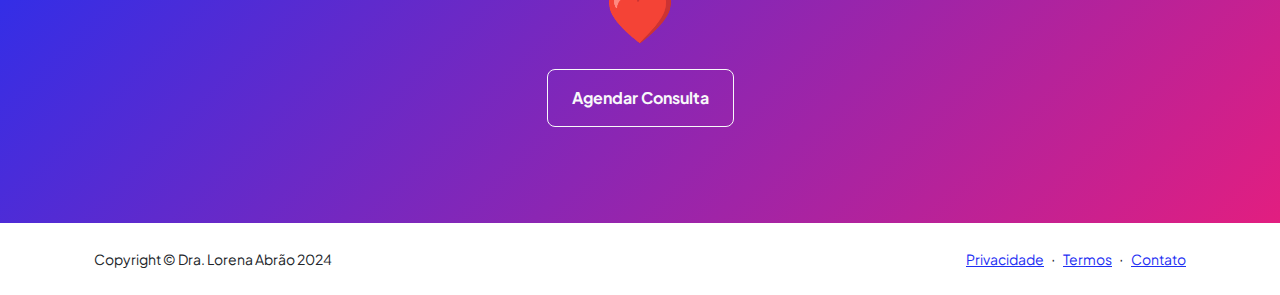
<file: agendamento.html>
<!DOCTYPE html>
<html lang="en">
    <head>
        <meta charset="utf-8" />
        <meta name="viewport" content="width=device-width, initial-scale=1, shrink-to-fit=no" />
        <meta name="author" content="Dra. Lorena Abrão" />
        <title>Agendamento · Dra. Lorena Abrão</title>
        <meta name="description" content="Médica Psiquiatra CRM/GO 19361 / RQE 13118" />
        <meta name="keywords" content="Psiquiatra Goiânia, Psiquiatra Goiás, Psiquiatria Adulto, Transtorno, Cannabis Medicinal, CBD, Prescrição, Ansiedade, Depressão, Dependência Química, Bipolar, Alimentar, Humor, TDAH" />
        <!-- Favicon-->
        <link rel="icon" type="image/x-icon" href="assets/favicon.ico" />
        <!-- Custom Google font-->
        <link rel="preconnect" href="https://fonts.googleapis.com" />
        <link rel="preconnect" href="https://fonts.gstatic.com" crossorigin />
        <link href="https://fonts.googleapis.com/css2?family=Plus+Jakarta+Sans:wght@100;200;300;400;500;600;700;800;900&amp;display=swap" rel="stylesheet" />
        <!-- Bootstrap icons-->
        <link href="https://cdn.jsdelivr.net/npm/bootstrap-icons@1.8.1/font/bootstrap-icons.css" rel="stylesheet" />
        <!-- Core theme CSS (includes Bootstrap)-->
        <link href="css/styles.css" rel="stylesheet" />
        <!-- Script Hide on Mobile-->
        <script type="text/javascript">
        function fixBar() {
          if (window.innerWidth < 4000) {
            document.getElementById("draw").style.visibility = "hidden";
          } else {
            document.getElementById("draw").style.visibility = "visible";
          }
        }
        </script>
        <!-- Script Hide on Mobile-->
    </head>
    <body class="d-flex flex-column h-100 bg-light">
        <main class="flex-shrink-0">
            <!-- Navigation-->
            <nav class="navbar navbar-expand-lg navbar-light bg-white py-3">
                <div class="container px-5">
                    <a class="navbar-brand" href="index.html"><span class="fw-bolder text-primary">Dra. Lorena Abrão</span>&nbsp;&middot;&nbsp;<span class="fw-bolder text-secondary">Psiquiatra</span></a>
                    <button class="navbar-toggler" type="button" data-bs-toggle="collapse" data-bs-target="#navbarSupportedContent" aria-controls="navbarSupportedContent" aria-expanded="false" aria-label="Toggle navigation"><span class="navbar-toggler-icon"></span></button>
                    <div class="collapse navbar-collapse" id="navbarSupportedContent">
                        <ul class="navbar-nav ms-auto mb-2 mb-lg-0 small fw-bolder">
                            <li class="nav-item"><a class="nav-link" href="index.html">Início</a></li>
                            <li class="nav-item"><a class="nav-link" href="sobre.html">Sobre mim</a></li>
                            <li class="nav-item"><a class="nav-link" href="tratamentos.html">Tratamentos</a></li>
                            <li class="nav-item"><a class="nav-link" href="index.html#FAQ">Perguntas frequentes</a></li>
                            <li class="nav-item"><a class="nav-link" href="contact.html">Fale comigo</a></li>
                        </ul>
                    </div>
                </div>
            </nav>
            <!-- Projects Section-->
            <section class="py-5">
                <div class="container px-5 mb-5">
                    <div class="text-center mb-5">
                        <h1 class="display-5 fw-bolder mb-0"><span class="text-gradient d-inline">Agende sua consulta!</span></h1>
                    </div>
                    <div class="row gx-5 justify-content-center">
                        <div class="col-lg-11 col-xl-9 col-xxl-8">
                            <!-- Project Card 1-->
                            <div class="card overflow-hidden shadow rounded-4 border-0 mb-5">
                                <div class="card-body p-0">
                                    <div class="d-flex align-items-center">
                                        <div class="p-5">
                                            <h2 id="agendar" class="fw-bolder fs-1">Telemedicina</h2>
                                            <p class="fs-2 mb-0 fw-bolder text-gradient">Consulta Online</p>
                                            <p class="text-secondary fs-5">Praticidade e Flexibilidade.</p>
                                            <p>Atendimento via <b>Videoconferência</b> pelo seu smartphone, tablet ou computador. <b>Onde e como quiser!</b></p>
                                            <!-- Download resume button-->
                                            <!-- Note: Set the link href target to a PDF file within your project-->
                                            <button class="btn bg-gradient-primary-to-secondary text-white px-4 py-3" href="https://wa.me/5562996722188" data-bs-toggle="modal" data-bs-target="#modal2">
                                                <h2 class="fs-5 my-1"><div class="d-inline-block text-white fw-bolder bi bi-person-video me-2"></div>
                                                <b>Agendar Consulta</b></h2>
                                            </button>
                                        </div>
                                        <div id="draw"><img class="img-fluid" src="assets/online.webp"/></div>
                                    </div>
                                </div>
                            </div>
                            <!-- Project Card 2-->
                            <div class="card overflow-hidden shadow rounded-4 border-0">
                                <div class="card-body p-0">
                                    <div class="d-flex align-items-center">
                                        <div class="col-xl-6 p-5">
                                            <h2 class="fw-bolder fs-4"><b>Atendimento Presencial</b></h2>
                                            <p class="fs-4 text-muted fw-bolder mb-0">Cêntro Médico Fêmina</p>
                                            <p class="fs-5 text-muted">Setor Marista, Goiânia-GO</p>
                                            <p class="mb-0">Al. Coronel Joaquim de Bastos, 170</p>
                                            <p>Entre a <b>Av. 85</b> e o <b>Parque Areião</b>.</p>
                                            <p>Para pacientes que não se importam com deslocamento e preferem ser atendidos em consultório presencialmente.</p>
                                            <!-- Download resume button-->
                                            <!-- Note: Set the link href target to a PDF file within your project-->
                                            <button class="btn bg-gradient-primary-to-secondary text-white px-4 py-3" href="https://wa.me/5562996722188" data-bs-toggle="modal" data-bs-target="#modal">
                                                <h2 class="fs-5 my-1"><div class="d-inline-block text-white fw-bolder bi bi-calendar2-week me-2"></div>
                                                <b>Marcar Consulta</b></h2>
                                            </button>
                                        </div>
                                        <div class="col-xxl-5" id="draw">
                                            <img class="img-fluid mb-2 my-4 mx-1" src="assets/presencial.png" href="" alt="Abrir localização no GoogleMaps"/>
                                            <iframe class="mb-5" src="https://www.google.com/maps/embed?pb=!1m18!1m12!1m3!1d3821.365684444047!2d-49.262524899999995!3d-16.708596000000004!2m3!1f0!2f0!3f0!3m2!1i1024!2i768!4f13.1!3m3!1m2!1s0x935ef118c8831ce5%3A0x8b23612eef6221c7!2sFemina%20Medical%20Center!5e0!3m2!1sen!2sbr!4v1715053978490!5m2!1sen!2sbr" width="360" height="180" style="border:0;" allowfullscreen="" loading="lazy" referrerpolicy="no-referrer-when-downgrade"></iframe>
                                        </div>
                                    </div>
                                </div>
                            </div>
                        </div>
                    </div>
                </div>
            </section>
            <!-- Call to action section-->
            <section class="py-5 bg-gradient-primary-to-secondary text-white">
                <div class="container px-5 my-5">
                    <div class="text-center">
                        <h2 class="display-4 fw-bolder mb-4">Tratando mentes, cuidando de pessoas ❤️</h2>
                        <a class="btn btn-outline-light btn-lg px-5 py-3 fs-6 fw-bolder" href="agendamento.html#agendar">Agendar Consulta</a>
                    </div>
                </div>
            </section>
        </main>
        <!-- Footer-->
        <footer class="bg-white py-4 mt-auto">
            <div class="container px-5">
                <div class="row align-items-center justify-content-between flex-column flex-sm-row">
                    <div class="col-auto"><div class="small m-0">Copyright &copy; Dra. Lorena Abrão 2024</div></div>
                    <div class="col-auto">
                        <a class="small" href="#!">Privacidade</a>
                        <span class="mx-1">&middot;</span>
                        <a class="small" href="#!">Termos</a>
                        <span class="mx-1">&middot;</span>
                        <a class="small" href="#!">Contato</a>
                    </div>
                </div>
            </div>
        </footer>
        <!-- Bootstrap core JS-->
        <script src="https://cdn.jsdelivr.net/npm/bootstrap@5.2.3/dist/js/bootstrap.bundle.min.js"></script>
        <!-- Core theme JS-->
        <script src="js/scripts.js"></script>
        
        <div class="modal fade modal-xl" id="modal" tabindex="-1" aria-labelledby="exampleModalLabel" aria-hidden="true">
            <div class="modal-dialog modal-dialog-centered modal-dialog-scrollable modal-fullscreen">
                <div class="modal-content">
                    <div class="modal-header">
                        <h5 class="modal-title" id="exampleModalLabel">Agende sua consulta</h5>
                        <button type="button" class="btn-close" data-bs-dismiss="modal" aria-label="Close"></button>
                    </div>
                    
                    <div class="modal-body p-0">
                        <iframe style="width: 100%"></iframe>
                    </div>
                </div>
            </div>
        </div>
        
        <div class="modal fade modal-xl" id="modal2" tabindex="-1" aria-labelledby="exampleModalLabel" aria-hidden="true">
            <div class="modal-dialog modal-dialog-centered modal-dialog-scrollable modal-fullscreen">
                <div class="modal-content">
                    <div class="modal-header">
                        <h5 class="modal-title" id="exampleModalLabel">Agende sua consulta</h5>
                        <button type="button" class="btn-close" data-bs-dismiss="modal" aria-label="Close"></button>
                    </div>
                    
                    <div class="modal-body p-0">
                        <iframe style="width: 100%"></iframe>
                    </div>
                </div>
            </div>
        </div>
          
        <script>
            const modalAssert = function(e) {
                const target = e.relatedTarget
                const scheduleUrl = target.dataset.url
                const modal = e.target
                /** @type {HTMLIFrameElement} */
                const iframe = modal.getElementsByTagName('iframe')[0]

                if(!iframe.src) {
                    iframe.src = scheduleUrl
                }
            }
            
            document.getElementById('modal').addEventListener('show.bs.modal', modalAssert)            
            document.getElementById('modal2').addEventListener('show.bs.modal', modalAssert)
        </script>
    </body>
</html>
</file>
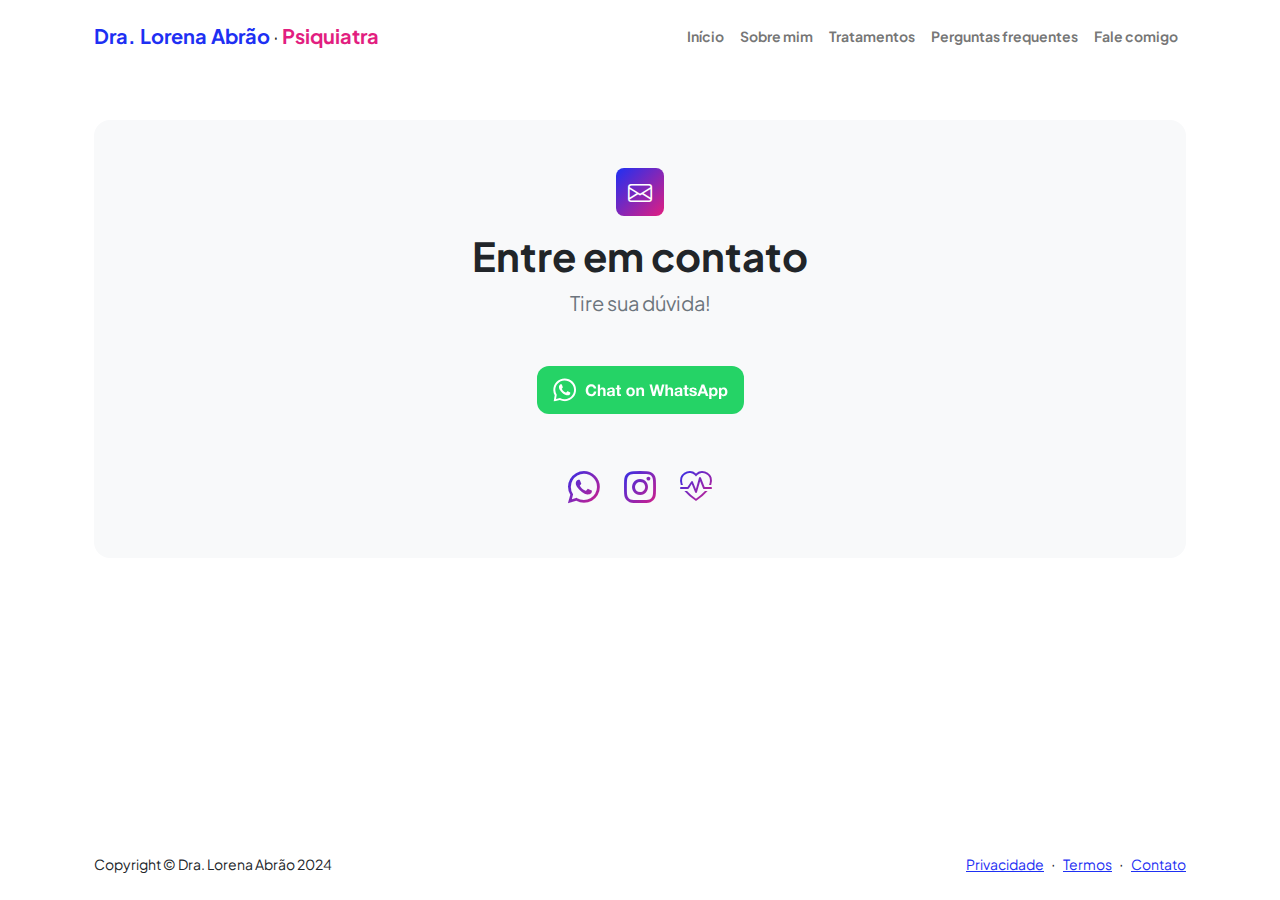
<file: contact.html>
<!DOCTYPE html>
<html lang="en">
    <head>
        <meta charset="utf-8" />
        <meta name="viewport" content="width=device-width, initial-scale=1, shrink-to-fit=no" />
        <meta name="author" content="Dra. Lorena Abrão" />
        <title>Contato · Dra. Lorena Abrão</title>
        <meta name="description" content="Médica Psiquiatra CRM/GO 19361 / RQE 13118" />
        <meta name="keywords" content="Psiquiatra Goiânia, Psiquiatra Goiás, Psiquiatria Adulto, Transtorno, Cannabis Medicinal, CBD, Prescrição, Ansiedade, Depressão, Dependência Química, Bipolar, Alimentar, Humor, TDAH" />
        <!-- Favicon-->
        <link rel="icon" type="image/x-icon" href="assets/favicon.ico" />
        <!-- Custom Google font-->
        <link rel="preconnect" href="https://fonts.googleapis.com" />
        <link rel="preconnect" href="https://fonts.gstatic.com" crossorigin />
        <link href="https://fonts.googleapis.com/css2?family=Plus+Jakarta+Sans:wght@100;200;300;400;500;600;700;800;900&amp;display=swap" rel="stylesheet" />
        <!-- Bootstrap icons-->
        <link href="https://cdn.jsdelivr.net/npm/bootstrap-icons@1.8.1/font/bootstrap-icons.css" rel="stylesheet" />
        <!-- Core theme CSS (includes Bootstrap)-->
        <link href="css/styles.css" rel="stylesheet" />
    </head>
    <body class="d-flex flex-column">
        <main class="flex-shrink-0">
            <!-- Navigation-->
            <nav class="navbar navbar-expand-lg navbar-light bg-white py-3">
                <div class="container px-5">
                    <a class="navbar-brand" href="index.html"><span class="fw-bolder text-primary">Dra. Lorena Abrão</span>&nbsp;&middot;&nbsp;<span class="fw-bolder text-secondary">Psiquiatra</span></a>
                    <button class="navbar-toggler" type="button" data-bs-toggle="collapse" data-bs-target="#navbarSupportedContent" aria-controls="navbarSupportedContent" aria-expanded="false" aria-label="Toggle navigation"><span class="navbar-toggler-icon"></span></button>
                    <div class="collapse navbar-collapse" id="navbarSupportedContent">
                        <ul class="navbar-nav ms-auto mb-2 mb-lg-0 small fw-bolder">
                            <li class="nav-item"><a class="nav-link" href="index.html">Início</a></li>
                            <li class="nav-item"><a class="nav-link" href="sobre.html">Sobre mim</a></li>
                            <li class="nav-item"><a class="nav-link" href="tratamentos.html">Tratamentos</a></li>
                            <li class="nav-item"><a class="nav-link" href="index.html#FAQ">Perguntas frequentes</a></li>
                            <li class="nav-item"><a class="nav-link" href="contact.html">Fale comigo</a></li>
                        </ul>
                    </div>
                </div>
            </nav>
            <!-- Page content-->
            <section class="py-5">
                <div class="container px-5">
                    <!-- Contact form-->
                    <div class="bg-light rounded-4 py-5 px-4 px-md-5">
                        <div class="text-center mb-5">
                            <div class="feature bg-primary bg-gradient-primary-to-secondary text-white rounded-3 mb-3"><i class="bi bi-envelope"></i></div>
                            <h1 class="fw-bolder">Entre em contato</h1>
                            <p class="lead fw-normal text-muted mb-0">Tire sua dúvida!</p>
                        </div>
                        <div class="row gx-5 justify-content-center">
                            <div class="col-lg-8 col-xl-6">
                                <a class="d-flex justify-content-center mb-5" aria-label="Chat on WhatsApp" href="https://wa.me/5562996722188?text=Ol%C3%A1%21%20Gostaria%20de%20marcar%20uma%20consulta%21" target=”_blank”><img alt="Chat on WhatsApp" src="assets/whatsapp/WhatsAppButtonGreenLarge.svg"/></a>
                                <div class="d-flex justify-content-center fs-2 gap-4">
                                    <a class="text-gradient" href="https://wa.me/5562996722188?text=Ol%C3%A1%21%20Gostaria%20de%20marcar%20uma%20consulta%21" target=”_blank”><i class="bi bi-whatsapp"></i></a>
                                    <a class="text-gradient" href="https://www.instagram.com/lorenaabrao.psiquiatra" target=”_blank”><i class="bi bi-instagram"></i></a>
                                    <a class="text-gradient" href="https://www.doctoralia.com.br/lorena-abrao-silva/" target=”_blank”><i class="bi bi-heart-pulse"></i></a>
                                </div>
                            </div>
                        </div>
                    </div>
                </div>
            </section>
        </main>
        <!-- Footer-->
        <footer class="bg-white py-4 mt-auto">
            <div class="container px-5">
                <div class="row align-items-center justify-content-between flex-column flex-sm-row">
                    <div class="col-auto"><div class="small m-0">Copyright &copy; Dra. Lorena Abrão 2024</div></div>
                    <div class="col-auto">
                        <a class="small" href="#!">Privacidade</a>
                        <span class="mx-1">&middot;</span>
                        <a class="small" href="#!">Termos</a>
                        <span class="mx-1">&middot;</span>
                        <a class="small" href="#!">Contato</a>
                    </div>
                </div>
            </div>
        </footer>
        <!-- Bootstrap core JS-->
        <script src="https://cdn.jsdelivr.net/npm/bootstrap@5.2.3/dist/js/bootstrap.bundle.min.js"></script>
        <!-- Core theme JS-->
        <script src="js/scripts.js"></script>
        <!-- * * * * * * * * * * * * * * * * * * * * * * * * * * * * * * * * * * * * * * * *-->
        <!-- * *                               SB Forms JS                               * *-->
        <!-- * * Activate your form at https://startbootstrap.com/solution/contact-forms * *-->
        <!-- * * * * * * * * * * * * * * * * * * * * * * * * * * * * * * * * * * * * * * * *-->
        <script src="https://cdn.startbootstrap.com/sb-forms-latest.js"></script>
    </body>
</html>
</file>
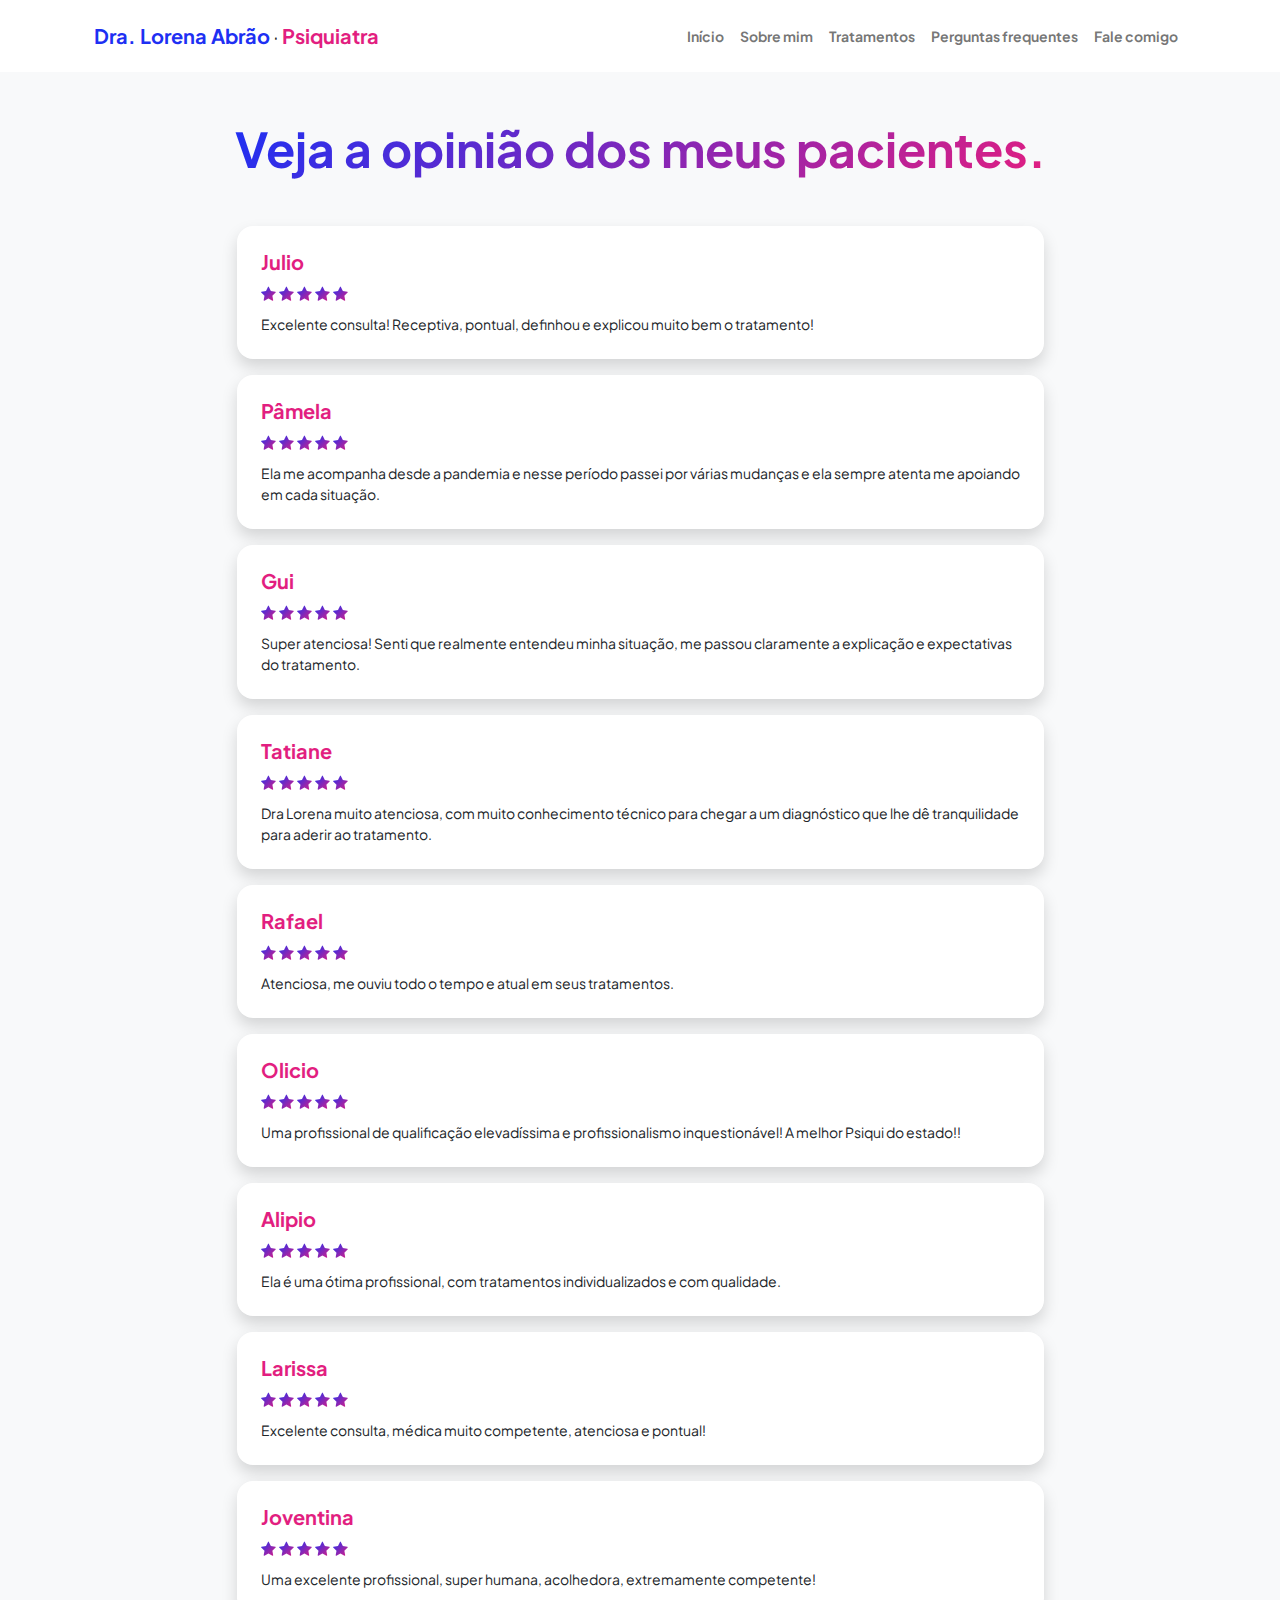
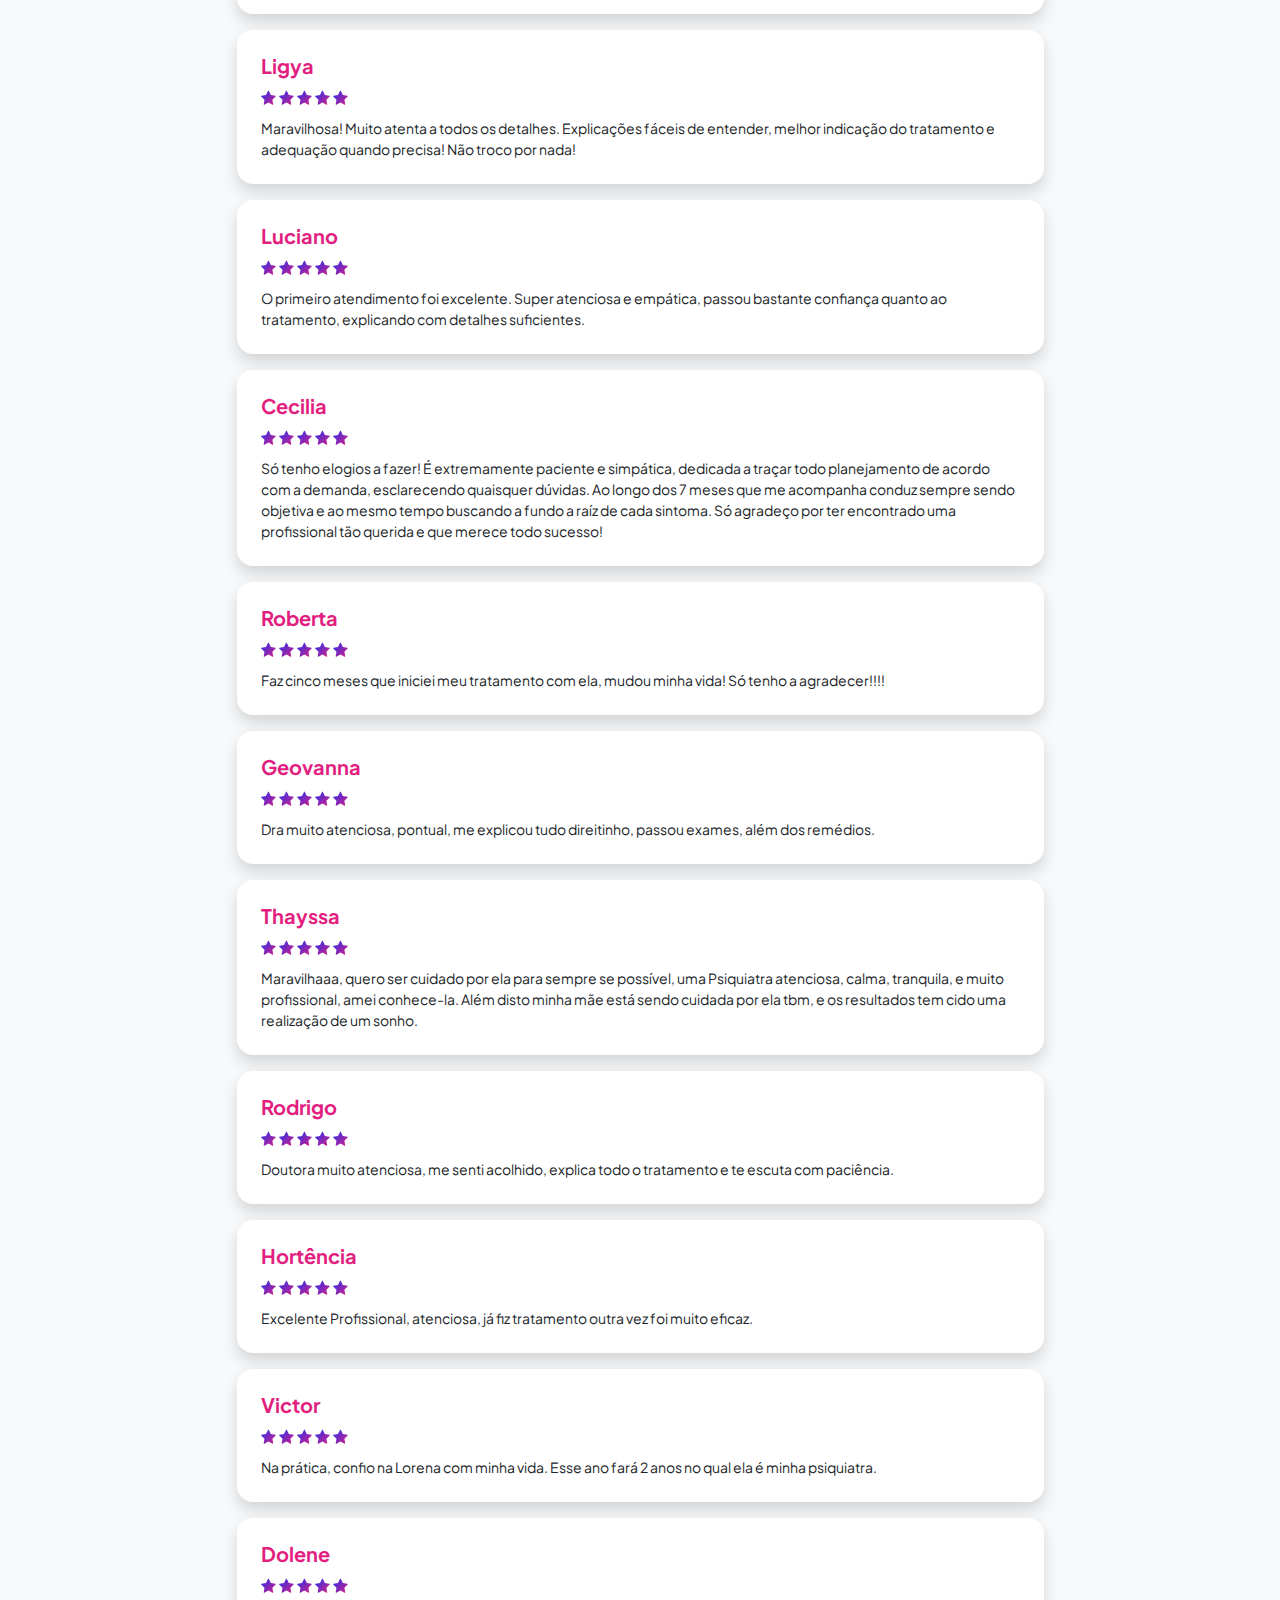
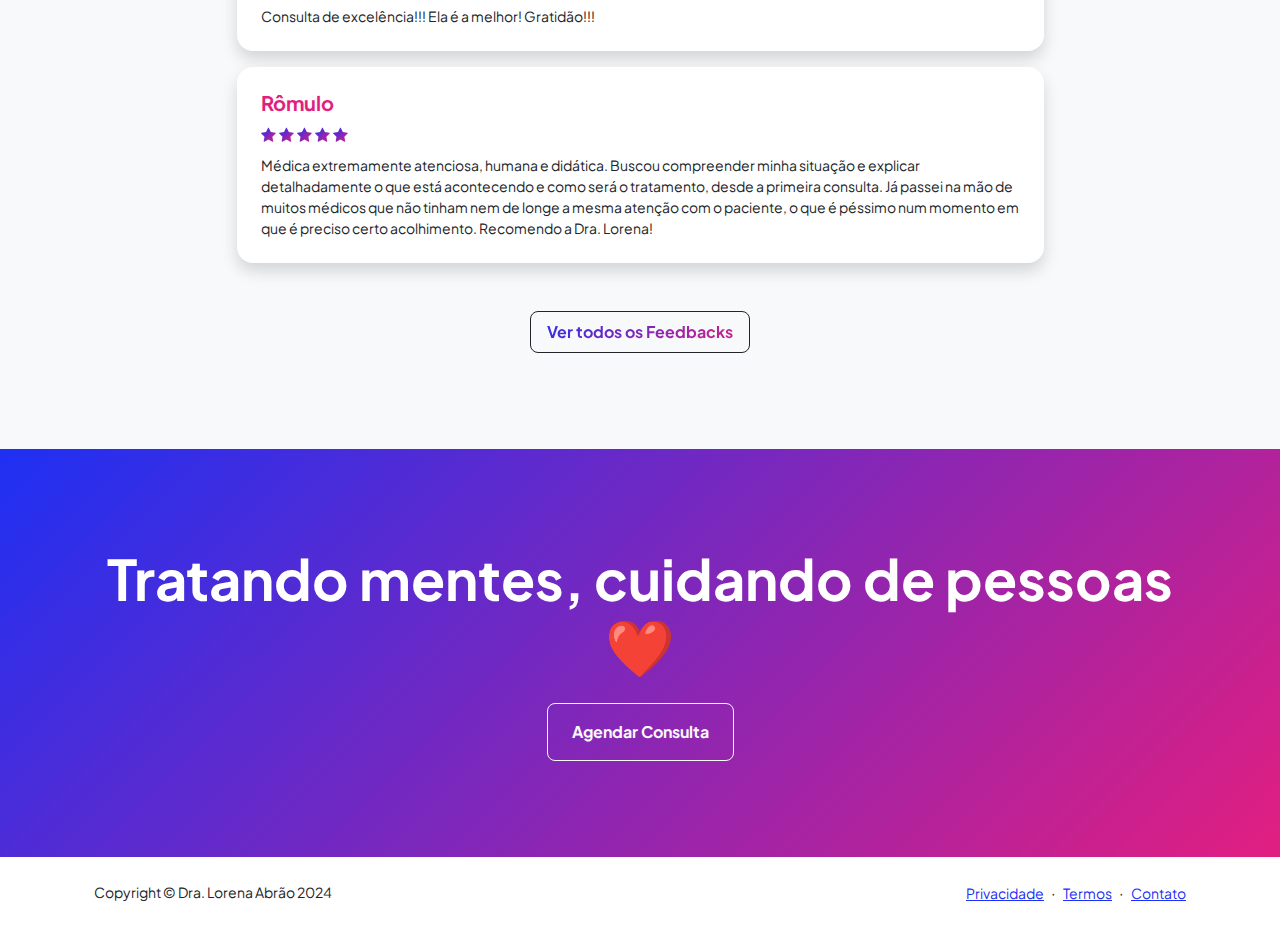
<file: feedback.html>
<!DOCTYPE html>
<html lang="en">
    <head>
        <meta charset="utf-8" />
        <meta name="viewport" content="width=device-width, initial-scale=1, shrink-to-fit=no" />
        <meta name="author" content="Dra. Lorena Abrão" />
        <title>Feedback · Dra. Lorena Abrão</title>
        <meta name="description" content="Médica Psiquiatra CRM/GO 19361 / RQE 13118" />
        <meta name="keywords" content="Psiquiatra Goiânia, Psiquiatra Goiás, Psiquiatria Adulto, Transtorno, Cannabis Medicinal, CBD, Prescrição, Ansiedade, Depressão, Dependência Química, Bipolar, Alimentar, Humor, TDAH" />
        <!-- Favicon-->
        <link rel="icon" type="image/x-icon" href="assets/favicon.ico" />
        <!-- Custom Google font-->
        <link rel="preconnect" href="https://fonts.googleapis.com" />
        <link rel="preconnect" href="https://fonts.gstatic.com" crossorigin />
        <link href="https://fonts.googleapis.com/css2?family=Plus+Jakarta+Sans:wght@100;200;300;400;500;600;700;800;900&amp;display=swap" rel="stylesheet" />
        <!-- Bootstrap icons-->
        <link href="https://cdn.jsdelivr.net/npm/bootstrap-icons@1.8.1/font/bootstrap-icons.css" rel="stylesheet" />
        <!-- Core theme CSS (includes Bootstrap)-->
        <link href="css/styles.css" rel="stylesheet" />
        <link rel="stylesheet" href="https://cdnjs.cloudflare.com/ajax/libs/font-awesome/4.7.0/css/font-awesome.min.css">

    </head>
    <style>
    .fa {
        color: lightgray;
    }
    .checked {
        color: text-gold;
    }
    </style>
    <body class="d-flex flex-column h-100 bg-light">
        <main class="flex-shrink-0">
            <!-- Navigation-->
            <nav class="navbar navbar-expand-lg navbar-light bg-white py-3">
                <div class="container px-5">
                    <a class="navbar-brand" href="index.html"><span class="fw-bolder text-primary">Dra. Lorena Abrão</span>&nbsp;&middot;&nbsp;<span class="fw-bolder text-secondary">Psiquiatra</span></a>
                    <button class="navbar-toggler" type="button" data-bs-toggle="collapse" data-bs-target="#navbarSupportedContent" aria-controls="navbarSupportedContent" aria-expanded="false" aria-label="Toggle navigation"><span class="navbar-toggler-icon"></span></button>
                    <div class="collapse navbar-collapse" id="navbarSupportedContent">
                        <ul class="navbar-nav ms-auto mb-2 mb-lg-0 small fw-bolder">
                            <li class="nav-item"><a class="nav-link" href="index.html">Início</a></li>
                            <li class="nav-item"><a class="nav-link" href="sobre.html">Sobre mim</a></li>
                            <li class="nav-item"><a class="nav-link" href="tratamentos.html">Tratamentos</a></li>
                            <li class="nav-item"><a class="nav-link" href="index.html#FAQ">Perguntas frequentes</a></li>
                            <li class="nav-item"><a class="nav-link" href="contact.html">Fale comigo</a></li>
                        </ul>
                    </div>
                </div>
            </nav>
            <!-- Projects Section-->
            <section class="py-5">
                <div class="container px-5 mb-5">
                    <div class="text-center mb-5">
                        <h1 class="display-5 fw-bolder mb-0"><span class="text-gradient d-inline">Veja a opinião dos meus pacientes.</span></h1>
                    </div>
                    <div class="row gx-5 justify-content-center">
                        <div class="col-lg-11 col-xl-9 col-xxl-8">
                            <!-- Project Card 1-->
                            <div class="card overflow-hidden shadow rounded-4 border-0 mb-3">
                                <div class="card-body p-0">
                                    <div class="d-flex align-items-center">
                                        <div class="p-4">
                                            <h2 class="fw-bolder text-secondary fs-5"><div class="d-inline-block"></div>Julio</h2>
                                            <span class="fa fa-star text-gradient"></span>
                                            <span class="fa fa-star text-gradient"></span>
                                            <span class="fa fa-star text-gradient"></span>
                                            <span class="fa fa-star text-gradient"></span>
                                            <span class="fa fa-star text-gradient"></span>
                                            <p class="small my-2 mb-0">Excelente consulta! Receptiva, pontual, definhou e explicou muito bem o tratamento!</p>
                                        </div>
                                    </div>
                                </div>
                            </div>
                            <!-- Project Card 2-->
                            <div class="card overflow-hidden shadow rounded-4 border-0 mb-3">
                                <div class="card-body p-0">
                                    <div class="d-flex align-items-center">
                                        <div class="p-4">
                                            <h2 class="fw-bolder text-secondary fs-5"><div class="d-inline-block"></div>Pâmela</h2>
                                            <span class="fa fa-star text-gradient"></span>
                                            <span class="fa fa-star text-gradient"></span>
                                            <span class="fa fa-star text-gradient"></span>
                                            <span class="fa fa-star text-gradient"></span>
                                            <span class="fa fa-star text-gradient"></span>
                                            <p class="small my-2 mb-0">Ela me acompanha desde a pandemia e nesse período passei por várias mudanças e ela sempre atenta me apoiando em cada situação.</p>
                                        </div>
                                    </div>
                                </div>
                            </div>
                            <!-- Project Card 3-->
                            <div class="card overflow-hidden shadow rounded-4 border-0 mb-3">
                                <div class="card-body p-0">
                                    <div class="d-flex align-items-center">
                                        <div class="p-4">
                                            <h2 class="fw-bolder text-secondary fs-5"><div class="d-inline-block"></div>Gui</h2>
                                            <span class="fa fa-star text-gradient"></span>
                                            <span class="fa fa-star text-gradient"></span>
                                            <span class="fa fa-star text-gradient"></span>
                                            <span class="fa fa-star text-gradient"></span>
                                            <span class="fa fa-star text-gradient"></span>
                                            <p class="small my-2 mb-0">Super atenciosa! Senti que realmente entendeu minha situação, me passou claramente a explicação e expectativas do tratamento.</p>
                                        </div>
                                    </div>
                                </div>
                            </div>
                            <!-- Project Card 4-->
                            <div class="card overflow-hidden shadow rounded-4 border-0 mb-3">
                                <div class="card-body p-0">
                                    <div class="d-flex align-items-center">
                                        <div class="p-4">
                                            <h2 class="fw-bolder text-secondary fs-5"><div class="d-inline-block"></div>Tatiane</h2>
                                            <span class="fa fa-star text-gradient"></span>
                                            <span class="fa fa-star text-gradient"></span>
                                            <span class="fa fa-star text-gradient"></span>
                                            <span class="fa fa-star text-gradient"></span>
                                            <span class="fa fa-star text-gradient"></span>
                                            <p class="small my-2 mb-0">Dra Lorena muito atenciosa, com muito conhecimento técnico para chegar a um diagnóstico que lhe dê tranquilidade para aderir ao tratamento.</p>
                                        </div>
                                    </div>
                                </div>
                            </div>
                            <!-- Project Card 5-->
                            <div class="card overflow-hidden shadow rounded-4 border-0 mb-3">
                                <div class="card-body p-0">
                                    <div class="d-flex align-items-center">
                                        <div class="p-4">
                                            <h2 class="fw-bolder text-secondary fs-5"><div class="d-inline-block"></div>Rafael</h2>
                                            <span class="fa fa-star text-gradient"></span>
                                            <span class="fa fa-star text-gradient"></span>
                                            <span class="fa fa-star text-gradient"></span>
                                            <span class="fa fa-star text-gradient"></span>
                                            <span class="fa fa-star text-gradient"></span>
                                            <p class="small my-2 mb-0">Atenciosa, me ouviu todo o tempo e atual em seus tratamentos.</p>
                                        </div>
                                    </div>
                                </div>
                            </div>
                            <!-- Project Card 6-->
                            <div class="card overflow-hidden shadow rounded-4 border-0 mb-3">
                                <div class="card-body p-0">
                                    <div class="d-flex align-items-center">
                                        <div class="p-4">
                                            <h2 class="fw-bolder text-secondary fs-5"><div class="d-inline-block"></div>Olicio</h2>
                                            <span class="fa fa-star text-gradient"></span>
                                            <span class="fa fa-star text-gradient"></span>
                                            <span class="fa fa-star text-gradient"></span>
                                            <span class="fa fa-star text-gradient"></span>
                                            <span class="fa fa-star text-gradient"></span>
                                            <p class="small my-2 mb-0">Uma profissional de qualificação elevadíssima e profissionalismo inquestionável! A melhor Psiqui do estado!!</p>
                                        </div>
                                    </div>
                                </div>
                            </div>
                            <!-- Project Card 7-->
                            <div class="card overflow-hidden shadow rounded-4 border-0 mb-3">
                                <div class="card-body p-0">
                                    <div class="d-flex align-items-center">
                                        <div class="p-4">
                                            <h2 class="fw-bolder text-secondary fs-5"><div class="d-inline-block"></div>Alipio</h2>
                                            <span class="fa fa-star text-gradient"></span>
                                            <span class="fa fa-star text-gradient"></span>
                                            <span class="fa fa-star text-gradient"></span>
                                            <span class="fa fa-star text-gradient"></span>
                                            <span class="fa fa-star text-gradient"></span>
                                            <p class="small my-2 mb-0">Ela é uma ótima profissional, com tratamentos individualizados e com qualidade.</p>
                                        </div>
                                    </div>
                                </div>
                            </div>
                            <!-- Project Card 8-->
                            <div class="card overflow-hidden shadow rounded-4 border-0 mb-3">
                                <div class="card-body p-0">
                                    <div class="d-flex align-items-center">
                                        <div class="p-4">
                                            <h2 class="fw-bolder text-secondary fs-5"><div class="d-inline-block"></div>Larissa</h2>
                                            <span class="fa fa-star text-gradient"></span>
                                            <span class="fa fa-star text-gradient"></span>
                                            <span class="fa fa-star text-gradient"></span>
                                            <span class="fa fa-star text-gradient"></span>
                                            <span class="fa fa-star text-gradient"></span>
                                            <p class="small my-2 mb-0">Excelente consulta, médica muito competente, atenciosa e pontual!</p>
                                        </div>
                                    </div>
                                </div>
                            </div>
                            <!-- Project Card 9-->
                            <div class="card overflow-hidden shadow rounded-4 border-0 mb-3">
                                <div class="card-body p-0">
                                    <div class="d-flex align-items-center">
                                        <div class="p-4">
                                            <h2 class="fw-bolder text-secondary fs-5"><div class="d-inline-block"></div>Joventina</h2>
                                            <span class="fa fa-star text-gradient"></span>
                                            <span class="fa fa-star text-gradient"></span>
                                            <span class="fa fa-star text-gradient"></span>
                                            <span class="fa fa-star text-gradient"></span>
                                            <span class="fa fa-star text-gradient"></span>
                                            <p class="small my-2 mb-0">Uma excelente profissional, super humana, acolhedora, extremamente competente!</p>
                                        </div>
                                    </div>
                                </div>
                            </div>
                            <!-- Project Card 10-->
                            <div class="card overflow-hidden shadow rounded-4 border-0 mb-3">
                                <div class="card-body p-0">
                                    <div class="d-flex align-items-center">
                                        <div class="p-4">
                                            <h2 class="fw-bolder text-secondary fs-5"><div class="d-inline-block"></div>Ligya</h2>
                                            <span class="fa fa-star text-gradient"></span>
                                            <span class="fa fa-star text-gradient"></span>
                                            <span class="fa fa-star text-gradient"></span>
                                            <span class="fa fa-star text-gradient"></span>
                                            <span class="fa fa-star text-gradient"></span>
                                            <p class="small my-2 mb-0">Maravilhosa! Muito atenta a todos os detalhes. Explicações fáceis de entender, melhor indicação do tratamento e adequação quando precisa! Não troco por nada!</p>
                                        </div>
                                    </div>
                                </div>
                            </div>
                            <!-- Project Card 11-->
                            <div class="card overflow-hidden shadow rounded-4 border-0 mb-3">
                                <div class="card-body p-0">
                                    <div class="d-flex align-items-center">
                                        <div class="p-4">
                                            <h2 class="fw-bolder text-secondary fs-5"><div class="d-inline-block"></div>Luciano</h2>
                                            <span class="fa fa-star text-gradient"></span>
                                            <span class="fa fa-star text-gradient"></span>
                                            <span class="fa fa-star text-gradient"></span>
                                            <span class="fa fa-star text-gradient"></span>
                                            <span class="fa fa-star text-gradient"></span>
                                            <p class="small my-2 mb-0">O primeiro atendimento foi excelente. Super atenciosa e empática, passou bastante confiança quanto ao tratamento, explicando com detalhes suficientes.</p>
                                        </div>
                                    </div>
                                </div>
                            </div>
                            <!-- Project Card 12-->
                            <div class="card overflow-hidden shadow rounded-4 border-0 mb-3">
                                <div class="card-body p-0">
                                    <div class="d-flex align-items-center">
                                        <div class="p-4">
                                            <h2 class="fw-bolder text-secondary fs-5"><div class="d-inline-block"></div>Cecilia</h2>
                                            <span class="fa fa-star text-gradient"></span>
                                            <span class="fa fa-star text-gradient"></span>
                                            <span class="fa fa-star text-gradient"></span>
                                            <span class="fa fa-star text-gradient"></span>
                                            <span class="fa fa-star text-gradient"></span>
                                            <p class="small my-2 mb-0">Só tenho elogios a fazer! É extremamente paciente e simpática, dedicada a traçar todo planejamento de acordo com a demanda, esclarecendo quaisquer dúvidas. Ao longo dos 7 meses que me acompanha conduz sempre sendo objetiva e ao mesmo tempo buscando a fundo a raíz de cada sintoma. Só agradeço por ter encontrado uma profissional tão querida e que merece todo sucesso!</p>
                                        </div>
                                    </div>
                                </div>
                            </div>
                            <!-- Project Card 13-->
                            <div class="card overflow-hidden shadow rounded-4 border-0 mb-3">
                                <div class="card-body p-0">
                                    <div class="d-flex align-items-center">
                                        <div class="p-4">
                                            <h2 class="fw-bolder text-secondary fs-5"><div class="d-inline-block"></div>Roberta</h2>
                                            <span class="fa fa-star text-gradient"></span>
                                            <span class="fa fa-star text-gradient"></span>
                                            <span class="fa fa-star text-gradient"></span>
                                            <span class="fa fa-star text-gradient"></span>
                                            <span class="fa fa-star text-gradient"></span>
                                            <p class="small my-2 mb-0">Faz cinco meses que iniciei meu tratamento com ela, mudou minha vida! Só tenho a agradecer!!!!</p>
                                        </div>
                                    </div>
                                </div>
                            </div>
                            <!-- Project Card 14-->
                            <div class="card overflow-hidden shadow rounded-4 border-0 mb-3">
                                <div class="card-body p-0">
                                    <div class="d-flex align-items-center">
                                        <div class="p-4">
                                            <h2 class="fw-bolder text-secondary fs-5"><div class="d-inline-block"></div>Geovanna</h2>
                                            <span class="fa fa-star text-gradient"></span>
                                            <span class="fa fa-star text-gradient"></span>
                                            <span class="fa fa-star text-gradient"></span>
                                            <span class="fa fa-star text-gradient"></span>
                                            <span class="fa fa-star text-gradient"></span>
                                            <p class="small my-2 mb-0">Dra muito atenciosa, pontual, me explicou tudo direitinho, passou exames, além dos remédios.</p>
                                        </div>
                                    </div>
                                </div>
                            </div>
                            <!-- Project Card 15-->
                            <div class="card overflow-hidden shadow rounded-4 border-0 mb-3">
                                <div class="card-body p-0">
                                    <div class="d-flex align-items-center">
                                        <div class="p-4">
                                            <h2 class="fw-bolder text-secondary fs-5"><div class="d-inline-block"></div>Thayssa</h2>
                                            <span class="fa fa-star text-gradient"></span>
                                            <span class="fa fa-star text-gradient"></span>
                                            <span class="fa fa-star text-gradient"></span>
                                            <span class="fa fa-star text-gradient"></span>
                                            <span class="fa fa-star text-gradient"></span>
                                            <p class="small my-2 mb-0">Maravilhaaa, quero ser cuidado por ela para sempre se possível, uma Psiquiatra atenciosa, calma, tranquila, e muito profissional, amei conhece-la. Além disto minha mãe está sendo cuidada por ela tbm, e os resultados tem cido uma realização de um sonho.</p>
                                        </div>
                                    </div>
                                </div>
                            </div>
                            <!-- Project Card 16-->
                            <div class="card overflow-hidden shadow rounded-4 border-0 mb-3">
                                <div class="card-body p-0">
                                    <div class="d-flex align-items-center">
                                        <div class="p-4">
                                            <h2 class="fw-bolder text-secondary fs-5"><div class="d-inline-block"></div>Rodrigo</h2>
                                            <span class="fa fa-star text-gradient"></span>
                                            <span class="fa fa-star text-gradient"></span>
                                            <span class="fa fa-star text-gradient"></span>
                                            <span class="fa fa-star text-gradient"></span>
                                            <span class="fa fa-star text-gradient"></span>
                                            <p class="small my-2 mb-0">Doutora muito atenciosa, me senti acolhido, explica todo o tratamento e te escuta com paciência.</p>
                                        </div>
                                    </div>
                                </div>
                            </div>
                            <!-- Project Card 17-->
                            <div class="card overflow-hidden shadow rounded-4 border-0 mb-3">
                                <div class="card-body p-0">
                                    <div class="d-flex align-items-center">
                                        <div class="p-4">
                                            <h2 class="fw-bolder text-secondary fs-5"><div class="d-inline-block"></div>Hortência</h2>
                                            <span class="fa fa-star text-gradient"></span>
                                            <span class="fa fa-star text-gradient"></span>
                                            <span class="fa fa-star text-gradient"></span>
                                            <span class="fa fa-star text-gradient"></span>
                                            <span class="fa fa-star text-gradient"></span>
                                            <p class="small my-2 mb-0">Excelente Profissional, atenciosa, já fiz tratamento outra vez foi muito eficaz.</p>
                                        </div>
                                    </div>
                                </div>
                            </div>
                            <!-- Project Card 18-->
                            <div class="card overflow-hidden shadow rounded-4 border-0 mb-3">
                                <div class="card-body p-0">
                                    <div class="d-flex align-items-center">
                                        <div class="p-4">
                                            <h2 class="fw-bolder text-secondary fs-5"><div class="d-inline-block"></div>Victor</h2>
                                            <span class="fa fa-star text-gradient"></span>
                                            <span class="fa fa-star text-gradient"></span>
                                            <span class="fa fa-star text-gradient"></span>
                                            <span class="fa fa-star text-gradient"></span>
                                            <span class="fa fa-star text-gradient"></span>
                                            <p class="small my-2 mb-0">Na prática, confio na Lorena com minha vida. Esse ano fará 2 anos no qual ela é minha psiquiatra.</p>
                                        </div>
                                    </div>
                                </div>
                            </div>
                            <!-- Project Card 19-->
                            <div class="card overflow-hidden shadow rounded-4 border-0 mb-3">
                                <div class="card-body p-0">
                                    <div class="d-flex align-items-center">
                                        <div class="p-4">
                                            <h2 class="fw-bolder text-secondary fs-5"><div class="d-inline-block"></div>Dolene</h2>
                                            <span class="fa fa-star text-gradient"></span>
                                            <span class="fa fa-star text-gradient"></span>
                                            <span class="fa fa-star text-gradient"></span>
                                            <span class="fa fa-star text-gradient"></span>
                                            <span class="fa fa-star text-gradient"></span>
                                            <p class="small my-2 mb-0">Consulta de excelência!!! Ela é a melhor! Gratidão!!!</p>
                                        </div>
                                    </div>
                                </div>
                            </div>
                            <!-- Project Card 20-->
                            <div class="card overflow-hidden shadow rounded-4 border-0 mb-3">
                                <div class="card-body p-0">
                                    <div class="d-flex align-items-center">
                                        <div class="p-4">
                                            <h2 class="fw-bolder text-secondary fs-5"><div class="d-inline-block"></div>Rômulo</h2>
                                            <span class="fa fa-star text-gradient"></span>
                                            <span class="fa fa-star text-gradient"></span>
                                            <span class="fa fa-star text-gradient"></span>
                                            <span class="fa fa-star text-gradient"></span>
                                            <span class="fa fa-star text-gradient"></span>
                                            <p class="small my-2 mb-0">Médica extremamente atenciosa, humana e didática. Buscou compreender minha situação e explicar detalhadamente o que está acontecendo e como será o tratamento, desde a primeira consulta. Já passei na mão de muitos médicos que não tinham nem de longe a mesma atenção com o paciente, o que é péssimo num momento em que é preciso certo acolhimento. Recomendo a Dra. Lorena!</p>
                                        </div>
                                    </div>
                                </div>
                            </div>
                            <!-- Btn ver mais -->
                            <div class="text-center mt-5">
                            <a class="btn btn-outline-dark text-gradient btn-lg fs-6 fw-bolder" href="https://www.doctoralia.com.br/lorena-abrao-silva/psiquiatra/goiania#profile-reviews" target="_blank">Ver todos os Feedbacks</a>
                            </div>
                        </div>
                    </div>
                </div>
            </section>

            <!-- Call to action section-->
            <section class="py-5 bg-gradient-primary-to-secondary text-white">
                <div class="container px-5 my-5">
                    <div class="text-center">
                        <h2 class="display-4 fw-bolder mb-4">Tratando mentes, cuidando de pessoas ❤️</h2>
                        <a class="btn btn-outline-light btn-lg px-5 py-3 fs-6 fw-bolder" href="agendamento.html">Agendar Consulta</a>
                    </div>
                </div>
            </section>
        </main>
        <!-- Footer-->
        <footer class="bg-white py-4 mt-auto">
            <div class="container px-5">
                <div class="row align-items-center justify-content-between flex-column flex-sm-row">
                    <div class="col-auto"><div class="small m-0">Copyright &copy; Dra. Lorena Abrão 2024</div></div>
                    <div class="col-auto">
                        <a class="small" href="#!">Privacidade</a>
                        <span class="mx-1">&middot;</span>
                        <a class="small" href="#!">Termos</a>
                        <span class="mx-1">&middot;</span>
                        <a class="small" href="#!">Contato</a>
                    </div>
                </div>
            </div>
        </footer>
        <!-- Bootstrap core JS-->
        <script src="https://cdn.jsdelivr.net/npm/bootstrap@5.2.3/dist/js/bootstrap.bundle.min.js"></script>
        <!-- Core theme JS-->
        <script src="js/scripts.js"></script>
    </body>
</html>
</file>
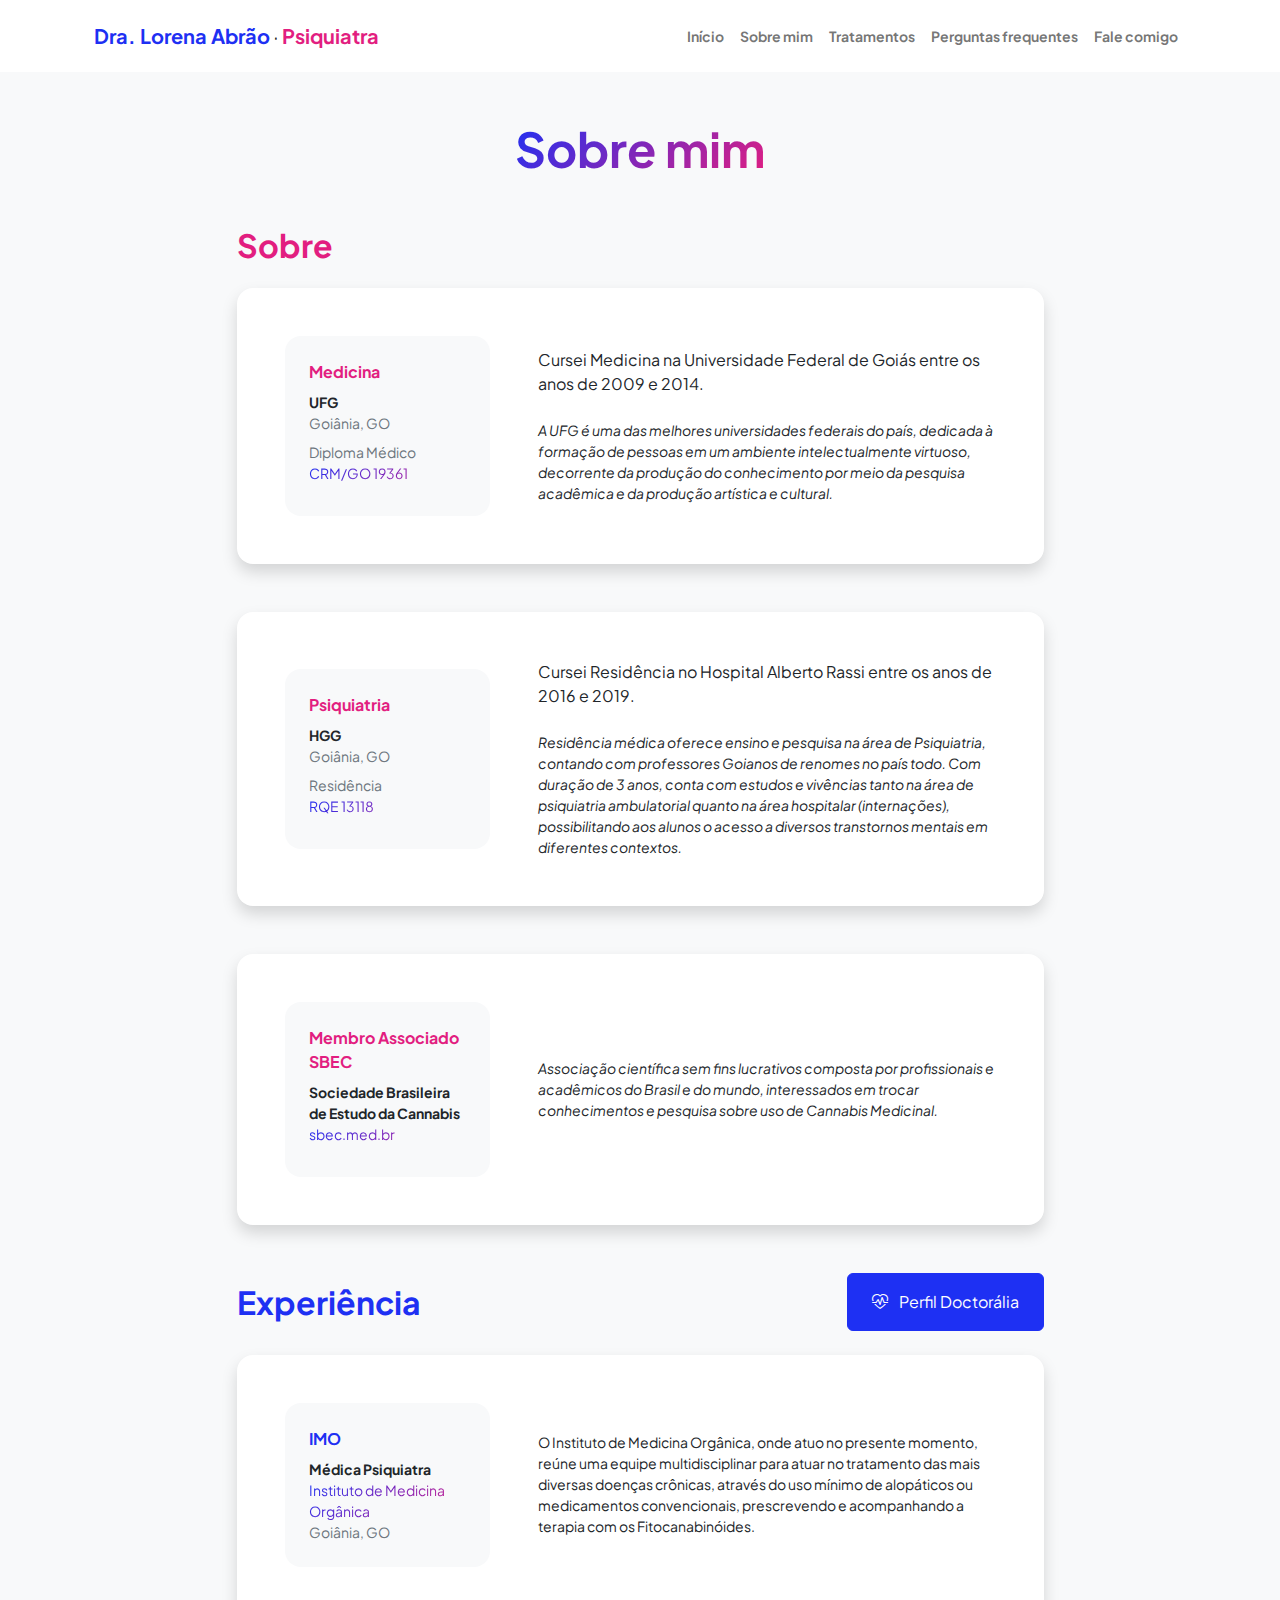
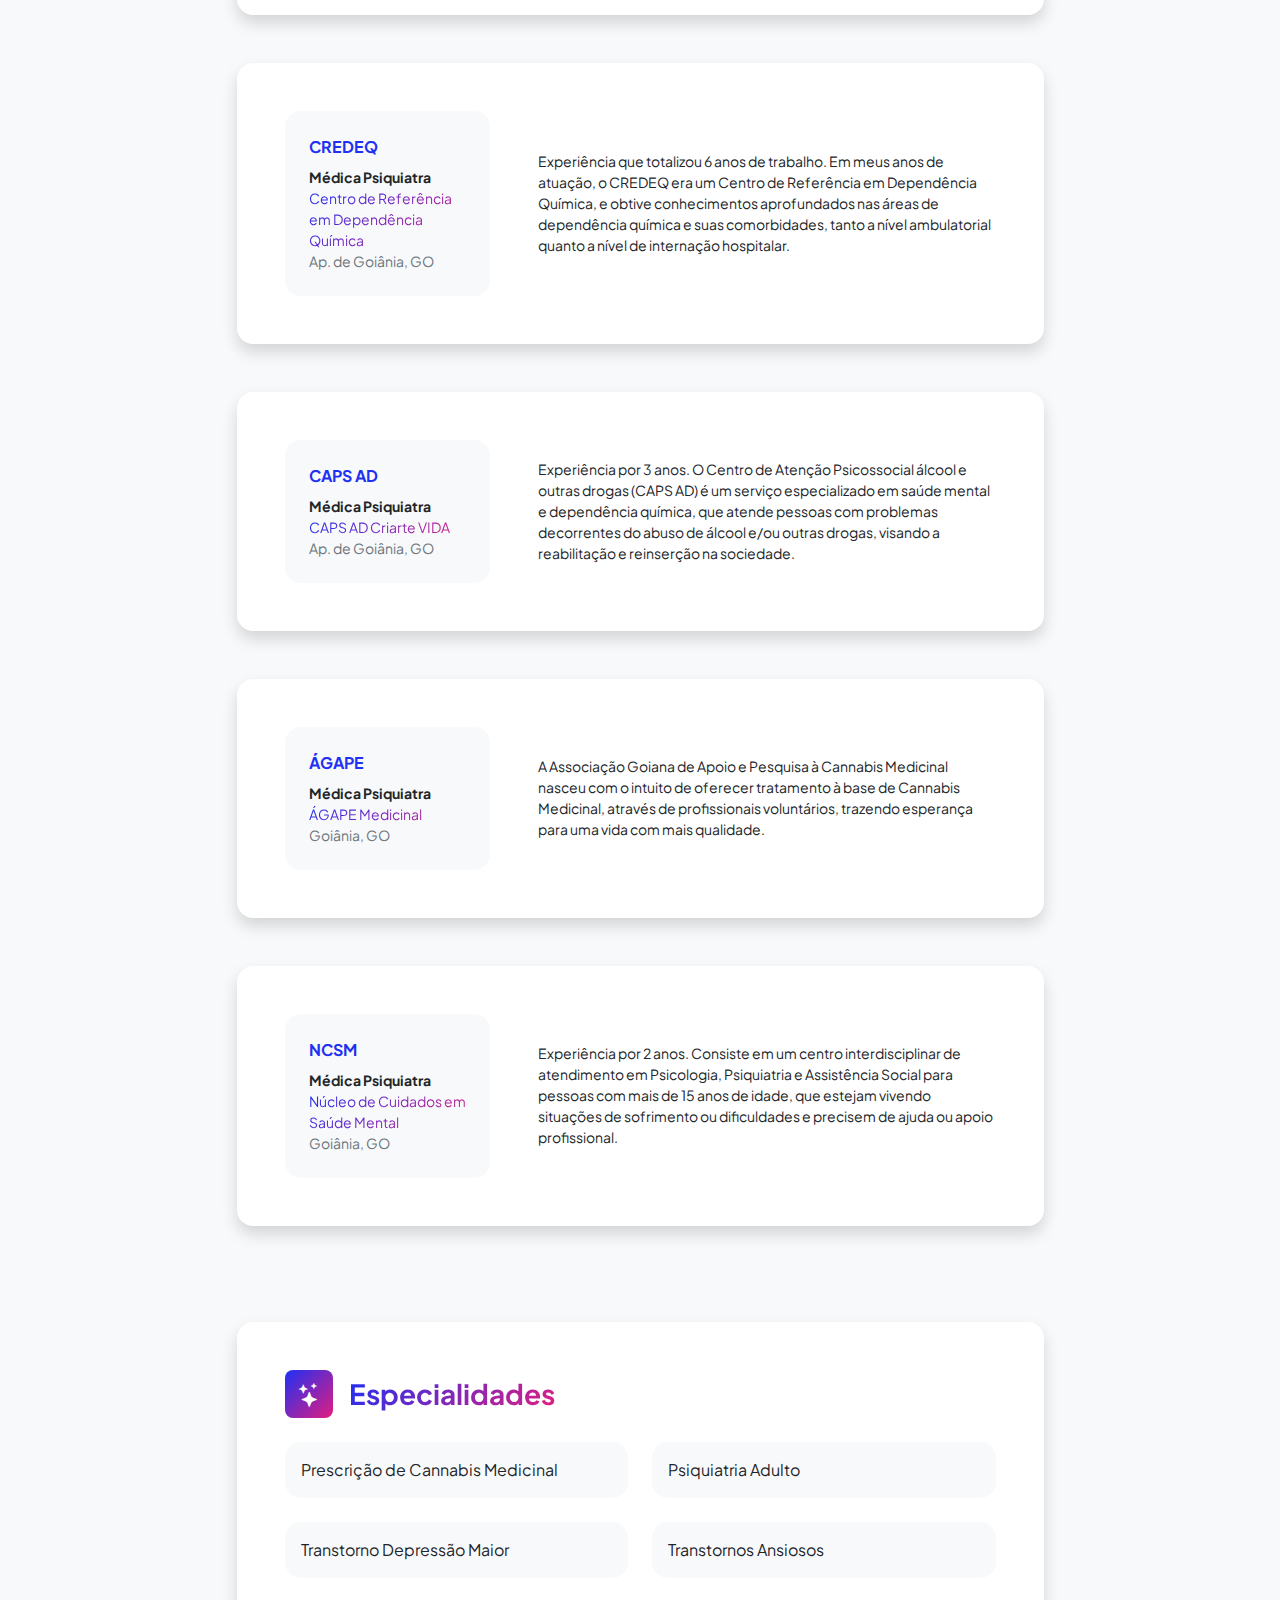
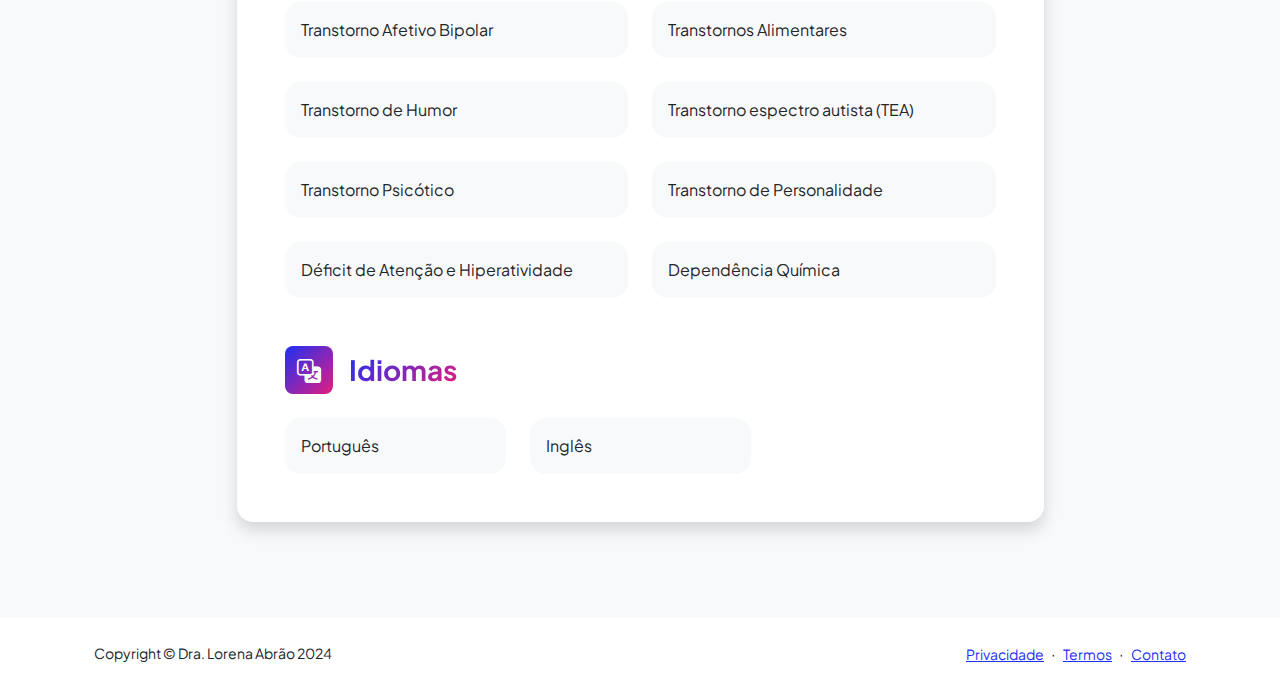
<file: sobre.html>
<!DOCTYPE html>
<html lang="en">
    <head>
        <meta charset="utf-8" />
        <meta name="viewport" content="width=device-width, initial-scale=1, shrink-to-fit=no" />
        <meta name="author" content="Dra. Lorena Abrão" />
        <title>Sobre · Dra. Lorena Abrão</title>
        <meta name="description" content="Médica Psiquiatra CRM/GO 19361 / RQE 13118" />
        <meta name="keywords" content="Psiquiatra Goiânia, Psiquiatra Goiás, Psiquiatria Adulto, Transtorno, Cannabis Medicinal, CBD, Prescrição, Ansiedade, Depressão, Dependência Química, Bipolar, Alimentar, Humor, TDAH" />
        <!-- Favicon-->
        <link rel="icon" type="image/x-icon" href="assets/favicon.ico" />
        <!-- Custom Google font-->
        <link rel="preconnect" href="https://fonts.googleapis.com" />
        <link rel="preconnect" href="https://fonts.gstatic.com" crossorigin />
        <link href="https://fonts.googleapis.com/css2?family=Plus+Jakarta+Sans:wght@100;200;300;400;500;600;700;800;900&amp;display=swap" rel="stylesheet" />
        <!-- Bootstrap icons-->
        <link href="https://cdn.jsdelivr.net/npm/bootstrap-icons@1.8.1/font/bootstrap-icons.css" rel="stylesheet" />
        <!-- Core theme CSS (includes Bootstrap)-->
        <link href="css/styles.css" rel="stylesheet" />
    </head>
    <body class="d-flex flex-column h-100 bg-light">
        <main class="flex-shrink-0">
            <!-- Navigation-->
            <nav class="navbar navbar-expand-lg navbar-light bg-white py-3">
                <div class="container px-5">
                    <a class="navbar-brand" href="index.html"><span class="fw-bolder text-primary">Dra. Lorena Abrão</span>&nbsp;&middot;&nbsp;<span class="fw-bolder text-secondary">Psiquiatra</span></a>
                    <button class="navbar-toggler" type="button" data-bs-toggle="collapse" data-bs-target="#navbarSupportedContent" aria-controls="navbarSupportedContent" aria-expanded="false" aria-label="Toggle navigation"><span class="navbar-toggler-icon"></span></button>
                    <div class="collapse navbar-collapse" id="navbarSupportedContent">
                        <ul class="navbar-nav ms-auto mb-2 mb-lg-0 small fw-bolder">
                            <li class="nav-item"><a class="nav-link" href="index.html">Início</a></li>
                            <li class="nav-item"><a class="nav-link" href="sobre.html">Sobre mim</a></li>
                            <li class="nav-item"><a class="nav-link" href="tratamentos.html">Tratamentos</a></li>
                            <li class="nav-item"><a class="nav-link" href="index.html#FAQ">Perguntas frequentes</a></li>
                            <li class="nav-item"><a class="nav-link" href="contact.html">Fale comigo</a></li>
                        </ul>
                    </div>
                </div>
            </nav>
            <!-- Page Content-->
            <div class="container px-5 my-5">
                <div class="text-center mb-5">
                    <h1 class="display-5 fw-bolder mb-0"><span class="text-gradient d-inline">Sobre mim</span></h1>
                </div>
                <div class="row gx-5 justify-content-center">
                    <div class="col-lg-11 col-xl-9 col-xxl-8">
                        <!-- Education Section-->
                        <section>
                            <h2 class="text-secondary fw-bolder mb-4">Sobre</h2>
                            <!-- Education Card 1-->
                            <div class="card shadow border-0 rounded-4 mb-5">
                                <div class="card-body p-5">
                                    <div class="row align-items-center gx-5">
                                        <div class="col text-center text-lg-start mb-4 mb-lg-0">
                                            <div class="bg-light p-4 rounded-4">
                                                <div class="text-secondary fw-bolder mb-2">Medicina</div>
                                                <div class="mb-2">
                                                    <div class="small fw-bolder">UFG</div>
                                                    <div class="small text-muted">Goiânia, GO</div>
                                                </div>
                                                <div class="mb-2">
                                                    <div class="small text-muted">Diploma Médico</div>
                                                    <div class="small text-gradient">CRM/GO 19361</div>
                                                </div>
                                            </div>
                                        </div>
                                        <div class="col-lg-8">
                                            <div>
                                            Cursei Medicina na Universidade Federal de Goiás entre os anos de 2009 e 2014.
                                            </div>
                                            <br>
                                            <div class="small">
                                            <i>A UFG é uma das melhores universidades federais do país, dedicada à formação de pessoas em um ambiente intelectualmente virtuoso, decorrente da produção do conhecimento por meio da pesquisa acadêmica e da produção artística e cultural.</i>
                                            </div>
                                        </div>
                                    </div>
                                </div>
                            </div>
                            <!-- Education Card 2-->
                            <div class="card shadow border-0 rounded-4 mb-5">
                                <div class="card-body p-5">
                                    <div class="row align-items-center gx-5">
                                        <div class="col text-center text-lg-start mb-4 mb-lg-0">
                                            <div class="bg-light p-4 rounded-4">
                                                <div class="text-secondary fw-bolder mb-2">Psiquiatria</div>
                                                <div class="mb-2">
                                                    <div class="small fw-bolder">HGG</div>
                                                    <div class="small text-muted">Goiânia, GO</div>
                                                </div>
                                                <div class="mb-2">
                                                    <div class="small text-muted">Residência</div>
                                                    <div class="small text-gradient">RQE 13118</div>
                                                </div>
                                            </div>
                                        </div>
                                        <div class="col-lg-8">
                                            <div>
                                            Cursei Residência no Hospital Alberto Rassi entre os anos de 2016 e 2019.
                                            </div>
                                            <br>
                                            <div class="small">
                                            <i> Residência médica oferece ensino e pesquisa na área de Psiquiatria, contando com professores Goianos de renomes no país todo. Com duração de 3 anos, conta com estudos e vivências tanto na área de psiquiatria ambulatorial quanto na área hospitalar (internações), possibilitando aos alunos o acesso a diversos transtornos mentais em diferentes contextos.</i>
                                            </div>
                                        </div>
                                    </div>
                                </div>
                            </div>
                            <!-- Education Card 3-->
                            <div class="card shadow border-0 rounded-4 mb-5">
                                <div class="card-body p-5">
                                    <div class="row align-items-center gx-5">
                                        <div class="col text-center text-lg-start mb-4 mb-lg-0">
                                            <div class="bg-light p-4 rounded-4">
                                                <div class="text-secondary fw-bolder mb-2">Membro Associado SBEC</div>
                                                <div class="mb-2">
                                                    <div class="small fw-bolder">Sociedade Brasileira de Estudo da Cannabis</div>
                                                    <div class="small text-gradient" href="https://sbec.med.br">sbec.med.br</div>
                                                </div>
                                            </div>
                                        </div>
                                        <div class="col-lg-8 small">
                                            <div>
                                            <i>Associação científica sem fins lucrativos composta por profissionais e acadêmicos do Brasil e do mundo, interessados em trocar conhecimentos e pesquisa sobre uso de Cannabis Medicinal.</i>
                                            </div>
                                        </div>
                                    </div>
                                </div>
                            </div>
                        </section>
                        <!-- Experience Section-->
                        <section>
                            <div class="d-flex align-items-center justify-content-between mb-4">
                                <h2 class="text-primary fw-bolder mb-0">Experiência</h2>
                                <!-- Download resume button-->
                                <!-- Note: Set the link href target to a PDF file within your project-->
                                <a class="btn btn-primary px-4 py-3" href="https://www.doctoralia.com.br/lorena-abrao-silva/" target="_blank">
                                    <div class="d-inline-block bi bi-heart-pulse me-2"></div>
                                    Perfil Doctorália
                                </a>
                            </div>
                            <!-- Experience Card 0-->
                            <div class="card shadow border-0 rounded-4 mb-5">
                                <div class="card-body p-5">
                                    <div class="row align-items-center gx-5">
                                        <div class="col text-center text-lg-start mb-4 mb-lg-0">
                                            <div class="bg-light p-4 rounded-4">
                                                <div class="text-primary fw-bolder mb-2">IMO</div>
                                                <div class="small fw-bolder">Médica Psiquiatra</div>
                                                <div class="small text-gradient">Instituto de Medicina Orgânica</div>
                                                <div class="small text-muted">Goiânia, GO</div>
                                            </div>
                                        </div>
                                        <div class="col-lg-8 small">
                                            <div>
                                            O Instituto de Medicina Orgânica, onde atuo no presente momento, reúne uma equipe multidisciplinar para atuar no tratamento das mais diversas doenças crônicas, através do uso mínimo de alopáticos ou medicamentos convencionais, prescrevendo e acompanhando a terapia com os Fitocanabinóides.
                                            </div>
                                        </div>
                                    </div>
                                </div>
                            </div>
                            <!-- Experience Card 1-->
                            <div class="card shadow border-0 rounded-4 mb-5">
                                <div class="card-body p-5">
                                    <div class="row align-items-center gx-5">
                                        <div class="col text-center text-lg-start mb-4 mb-lg-0">
                                            <div class="bg-light p-4 rounded-4">
                                                <div class="text-primary fw-bolder mb-2">CREDEQ</div>
                                                <div class="small fw-bolder">Médica Psiquiatra</div>
                                                <div class="small text-gradient">Centro de Referência em Dependência Química</div>
                                                <div class="small text-muted">Ap. de Goiânia, GO</div>
                                            </div>
                                        </div>
                                        <div class="col-lg-8 small">
                                            <div>
                                            Experiência que totalizou 6 anos de trabalho. Em meus anos de atuação, o CREDEQ era um Centro de Referência em Dependência Química, e obtive conhecimentos aprofundados nas áreas de dependência química e suas comorbidades, tanto a nível ambulatorial quanto a nível de internação hospitalar.
                                            </div>
                                        </div>
                                    </div>
                                </div>
                            </div>
                            <!-- Experience Card 2-->
                            <div class="card shadow border-0 rounded-4 mb-5">
                                <div class="card-body p-5">
                                    <div class="row align-items-center gx-5">
                                        <div class="col text-center text-lg-start mb-4 mb-lg-0">
                                            <div class="bg-light p-4 rounded-4">
                                                <div class="text-primary fw-bolder mb-2">CAPS AD</div>
                                                <div class="small fw-bolder">Médica Psiquiatra</div>
                                                <div class="small text-gradient">CAPS AD Criarte VIDA</div>
                                                <div class="small text-muted">Ap. de Goiânia, GO</div>
                                            </div>
                                        </div>
                                        <div class="col-lg-8 small">
                                            <div>
                                            Experiência por 3 anos. O Centro de Atenção Psicossocial álcool e outras drogas (CAPS AD) é um serviço especializado em saúde mental e dependência química, que atende pessoas com problemas decorrentes do abuso de álcool e/ou outras drogas, visando a reabilitação e reinserção na sociedade.
                                            </div>
                                        </div>
                                    </div>
                                </div>
                            </div>
                            <!-- Experience Card 3-->
                            <div class="card shadow border-0 rounded-4 mb-5">
                                <div class="card-body p-5">
                                    <div class="row align-items-center gx-5">
                                        <div class="col text-center text-lg-start mb-4 mb-lg-0">
                                            <div class="bg-light p-4 rounded-4">
                                                <div class="text-primary fw-bolder mb-2">ÁGAPE</div>
                                                <div class="small fw-bolder">Médica Psiquiatra</div>
                                                <div class="small text-gradient">ÁGAPE Medicinal</div>
                                                <div class="small text-muted">Goiânia, GO</div>
                                            </div>
                                        </div>
                                        <div class="col-lg-8 small">
                                            <div>
                                            A Associação Goiana de Apoio e Pesquisa à Cannabis Medicinal nasceu com o intuito de oferecer tratamento à base de Cannabis Medicinal, através de profissionais voluntários, trazendo esperança para uma vida com mais qualidade.
                                            </div>
                                        </div>
                                    </div>
                                </div>
                            </div>
                            <!-- Experience Card 4-->
                            <div class="card shadow border-0 rounded-4 mb-5">
                                <div class="card-body p-5">
                                    <div class="row align-items-center gx-5">
                                        <div class="col text-center text-lg-start mb-4 mb-lg-0">
                                            <div class="bg-light p-4 rounded-4">
                                                <div class="text-primary fw-bolder mb-2">NCSM</div>
                                                <div class="small fw-bolder">Médica Psiquiatra</div>
                                                <div class="small text-gradient">Núcleo de Cuidados em Saúde Mental</div>
                                                <div class="small text-muted">Goiânia, GO</div>
                                            </div>
                                        </div>
                                        <div class="col-lg-8 small">
                                            <div>
                                            Experiência por 2 anos. Consiste em um centro interdisciplinar de atendimento em Psicologia, Psiquiatria e Assistência Social para pessoas com mais de 15 anos de idade, que estejam vivendo situações de sofrimento ou dificuldades e precisem de ajuda ou apoio profissional.
                                            </div>
                                        </div>
                                    </div>
                                </div>
                            </div>
                        </section>
                        <!-- Divider-->
                        <div class="pb-5"></div>
                        <!-- Skills Section-->
                        <section>
                            <!-- Skillset Card-->
                            <div class="card shadow border-0 rounded-4 mb-5">
                                <div class="card-body p-5">
                                    <!-- Professional skills list-->
                                    <div class="mb-5">
                                        <div class="d-flex align-items-center mb-4">
                                            <div class="feature bg-primary bg-gradient-primary-to-secondary text-white rounded-3 me-3"><i class="bi bi-stars"></i></div>
                                            <h3 class="fw-bolder mb-0"><span class="text-gradient d-inline">Especialidades</span></h3>
                                        </div>
                                        <div class="row row-cols-1 row-cols-md-2 mb-4">
                                            <div class="col mb-4 mb-md-4"><div class="d-flex align-items-center bg-light rounded-4 p-3 h-100">Prescrição de Cannabis Medicinal</div></div>
                                            <div class="col mb-4 mb-md-4"><div class="d-flex align-items-center bg-light rounded-4 p-3 h-100">Psiquiatria Adulto</div></div>
                                            <div class="col mb-4 mb-md-4"><div class="d-flex align-items-center bg-light rounded-4 p-3 h-100">Transtorno Depressão Maior</div></div>
                                            <div class="col mb-4 mb-md-4"><div class="d-flex align-items-center bg-light rounded-4 p-3 h-100">Transtornos Ansiosos</div></div>
                                            <div class="col mb-4 mb-md-4"><div class="d-flex align-items-center bg-light rounded-4 p-3 h-100">Transtorno Afetivo Bipolar</div></div>
                                            <div class="col mb-4 mb-md-4"><div class="d-flex align-items-center bg-light rounded-4 p-3 h-100">Transtornos Alimentares</div></div>
                                            <div class="col mb-4 mb-md-4"><div class="d-flex align-items-center bg-light rounded-4 p-3 h-100">Transtorno de Humor</div></div>
                                            <div class="col mb-4 mb-md-4"><div class="d-flex align-items-center bg-light rounded-4 p-3 h-100">Transtorno espectro autista (TEA)</div></div>
                                            <div class="col mb-4 mb-md-4"><div class="d-flex align-items-center bg-light rounded-4 p-3 h-100">Transtorno Psicótico</div></div>
                                            <div class="col mb-4 mb-md-4"><div class="d-flex align-items-center bg-light rounded-4 p-3 h-100">Transtorno de Personalidade</div></div>
                                            <div class="col mb-4 mb-md-0"><div class="d-flex align-items-center bg-light rounded-4 p-3 h-100">Déficit de Atenção e Hiperatividade</div></div>
                                            <div class="col mb-4 mb-md-0"><div class="d-flex align-items-center bg-light rounded-4 p-3 h-100">Dependência Química</div></div>
                                            
                                        </div>
                                    </div>
                                    <!-- Languages list-->
                                    <div class="mb-0">
                                        <div class="d-flex align-items-center mb-4">
                                            <div class="feature bg-primary bg-gradient-primary-to-secondary text-white rounded-3 me-3"><i class="bi bi-translate"></i></div>
                                            <h3 class="fw-bolder mb-0"><span class="text-gradient d-inline">Idiomas</span></h3>
                                        </div>
                                        <div class="row row-cols-1 row-cols-md-3 mb-0">
                                            <div class="col mb-4 mb-md-0"><div class="d-flex align-items-center bg-light rounded-4 p-3 h-100">Português</div></div>
                                            <div class="col mb-0 mb-md-0"><div class="d-flex align-items-center bg-light rounded-4 p-3 h-100">Inglês</div></div>
                                        </div>
                                        </div>
                                    </div>
                                </div>
                            </div>
                        </section>
                    </div>
                </div>
            </div>
        </main>
        <!-- Footer-->
        <footer class="bg-white py-4 mt-auto">
            <div class="container px-5">
                <div class="row align-items-center justify-content-between flex-column flex-sm-row">
                    <div class="col-auto"><div class="small m-0">Copyright &copy; Dra. Lorena Abrão 2024</div></div>
                    <div class="col-auto">
                        <a class="small" href="#!">Privacidade</a>
                        <span class="mx-1">&middot;</span>
                        <a class="small" href="#!">Termos</a>
                        <span class="mx-1">&middot;</span>
                        <a class="small" href="#!">Contato</a>
                    </div>
                </div>
            </div>
        </footer>
        <!-- Bootstrap core JS-->
        <script src="https://cdn.jsdelivr.net/npm/bootstrap@5.2.3/dist/js/bootstrap.bundle.min.js"></script>
        <!-- Core theme JS-->
        <script src="js/scripts.js"></script>
    </body>
</html>
</file>
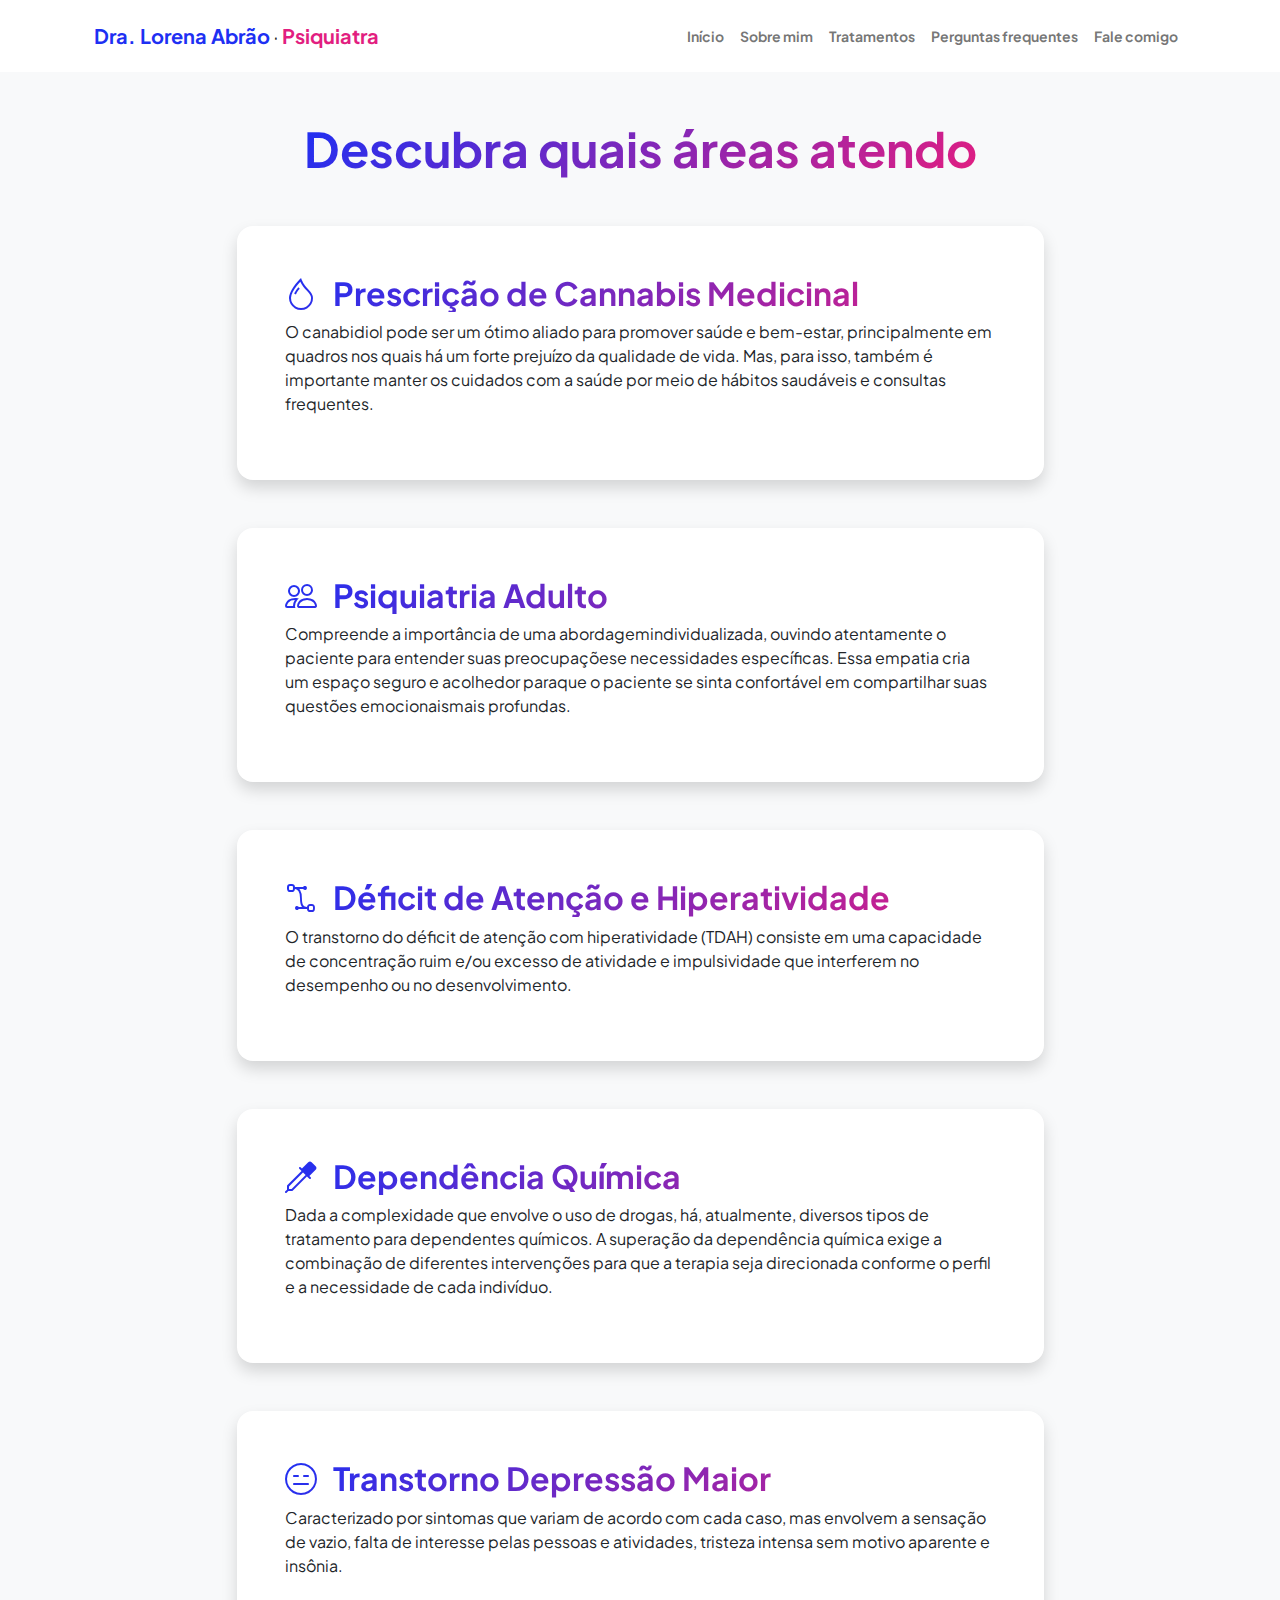
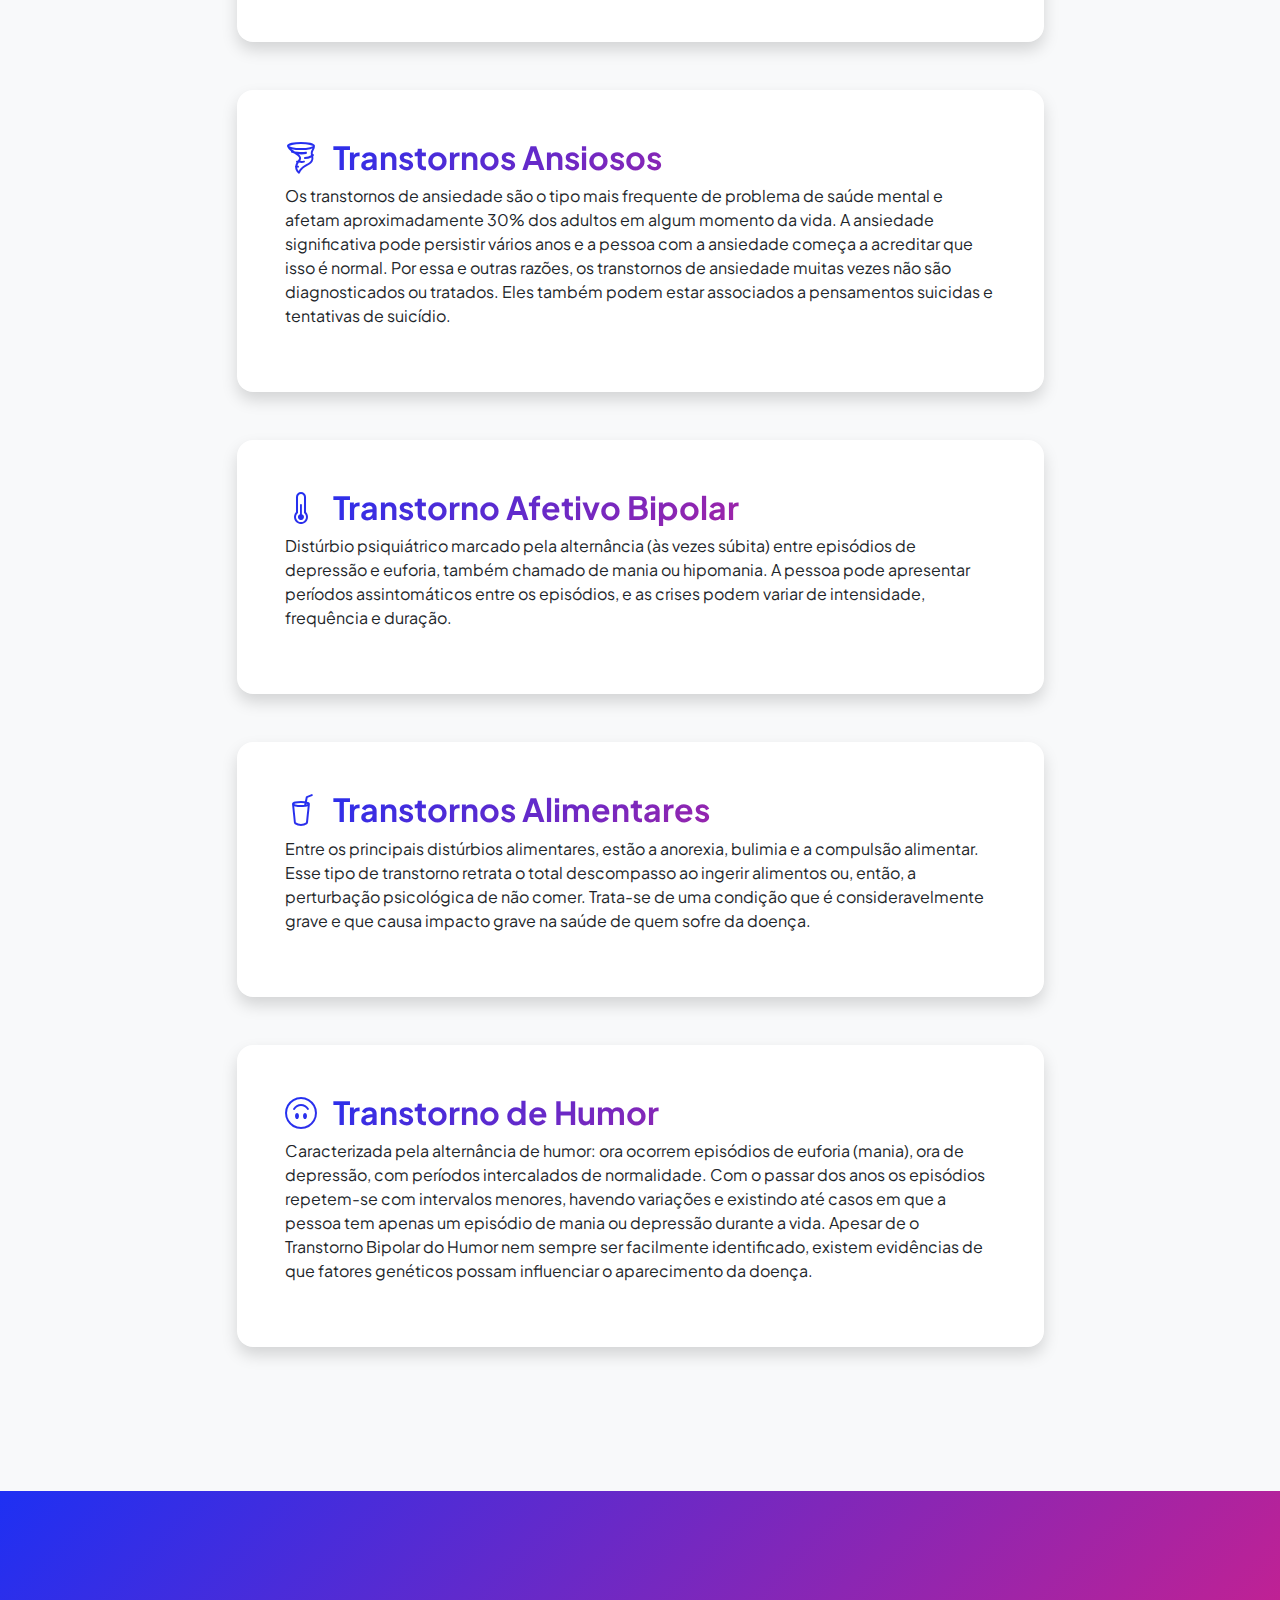
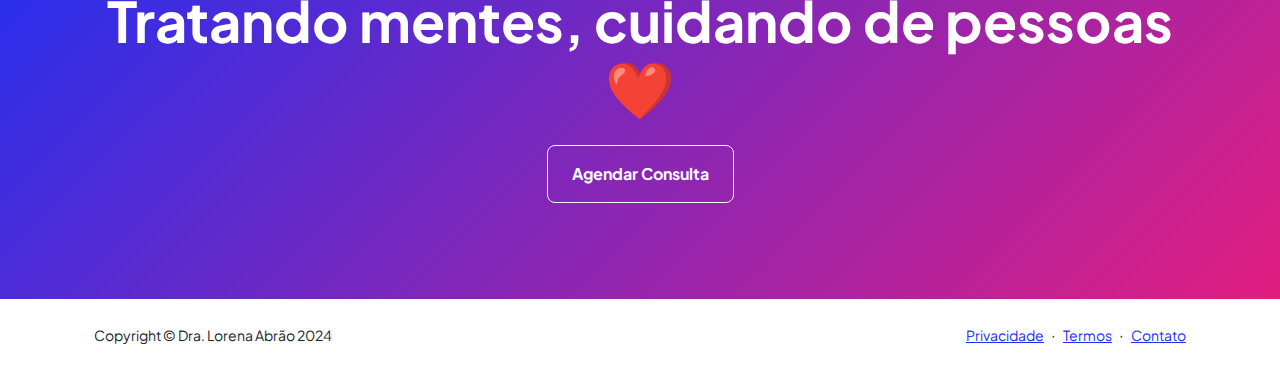
<file: tratamentos.html>
<!DOCTYPE html>
<html lang="en">
    <head>
        <meta charset="utf-8" />
        <meta name="viewport" content="width=device-width, initial-scale=1, shrink-to-fit=no" />
        <meta name="author" content="Dra. Lorena Abrão" />
        <title>Tratamentos · Dra. Lorena Abrão</title>
        <meta name="description" content="Médica Psiquiatra CRM/GO 19361 / RQE 13118" />
        <meta name="keywords" content="Psiquiatra Goiânia, Psiquiatra Goiás, Psiquiatria Adulto, Transtorno, Cannabis Medicinal, CBD, Prescrição, Ansiedade, Depressão, Dependência Química, Bipolar, Alimentar, Humor, TDAH" />
        <!-- Favicon-->
        <link rel="icon" type="image/x-icon" href="assets/favicon.ico" />
        <!-- Custom Google font-->
        <link rel="preconnect" href="https://fonts.googleapis.com" />
        <link rel="preconnect" href="https://fonts.gstatic.com" crossorigin />
        <link href="https://fonts.googleapis.com/css2?family=Plus+Jakarta+Sans:wght@100;200;300;400;500;600;700;800;900&amp;display=swap" rel="stylesheet" />
        <!-- Bootstrap icons-->
        <link href="https://cdn.jsdelivr.net/npm/bootstrap-icons@1.8.1/font/bootstrap-icons.css" rel="stylesheet" />
        <!-- Core theme CSS (includes Bootstrap)-->
        <link href="css/styles.css" rel="stylesheet" />
    </head>
    <body class="d-flex flex-column h-100 bg-light">
        <main class="flex-shrink-0">
            <!-- Navigation-->
            <nav class="navbar navbar-expand-lg navbar-light bg-white py-3">
                <div class="container px-5">
                    <a class="navbar-brand" href="index.html"><span class="fw-bolder text-primary">Dra. Lorena Abrão</span>&nbsp;&middot;&nbsp;<span class="fw-bolder text-secondary">Psiquiatra</span></a>
                    <button class="navbar-toggler" type="button" data-bs-toggle="collapse" data-bs-target="#navbarSupportedContent" aria-controls="navbarSupportedContent" aria-expanded="false" aria-label="Toggle navigation"><span class="navbar-toggler-icon"></span></button>
                    <div class="collapse navbar-collapse" id="navbarSupportedContent">
                        <ul class="navbar-nav ms-auto mb-2 mb-lg-0 small fw-bolder">
                            <li class="nav-item"><a class="nav-link" href="index.html">Início</a></li>
                            <li class="nav-item"><a class="nav-link" href="sobre.html">Sobre mim</a></li>
                            <li class="nav-item"><a class="nav-link" href="tratamentos.html">Tratamentos</a></li>
                            <li class="nav-item"><a class="nav-link" href="index.html#FAQ">Perguntas frequentes</a></li>
                            <li class="nav-item"><a class="nav-link" href="contact.html">Fale comigo</a></li>
                        </ul>
                    </div>
                </div>
            </nav>
            <!-- Projects Section-->
            <section class="py-5">
                <div class="container px-5 mb-5">
                    <div class="text-center mb-5">
                        <h1 class="display-5 fw-bolder mb-0"><span class="text-gradient d-inline">Descubra quais áreas atendo</span></h1>
                    </div>
                    <div class="row gx-5 justify-content-center">
                        <div class="col-lg-11 col-xl-9 col-xxl-8">
                            <!-- Project Card 1-->
                            <div class="card overflow-hidden shadow rounded-4 border-0 mb-5">
                                <div class="card-body p-0">
                                    <div class="d-flex align-items-center">
                                        <div class="p-5">
                                            <h2 class="fw-bolder text-gradient"><div class="d-inline-block bi bi-droplet me-3"></div>Prescrição de Cannabis Medicinal</h2>
                                            <p>O canabidiol pode ser um ótimo aliado para promover saúde e bem-estar, principalmente em quadros nos quais há um forte prejuízo da qualidade de vida. Mas, para isso, também é importante manter os cuidados com a saúde por meio de hábitos saudáveis e consultas frequentes.</p>
                                        </div>
                                    </div>
                                </div>
                            </div>
                            <!-- Project Card 2-->
                            <div class="card overflow-hidden shadow rounded-4 border-0 mb-5">
                                <div class="card-body p-0">
                                    <div class="d-flex align-items-center">
                                        <div class="p-5">
                                            <h2 class="fw-bolder text-gradient"><div class="d-inline-block bi bi-people me-3"></div>Psiquiatria Adulto</h2>
                                            <p>Compreende a importância de uma abordagemindividualizada, ouvindo atentamente o paciente para entender suas preocupaçõese necessidades específicas. Essa empatia cria um espaço seguro e acolhedor paraque o paciente se sinta confortável em compartilhar suas questões emocionaismais profundas.</p>
                                        </div>
                                    </div>
                                </div>
                            </div>
                            <!-- Project Card 3-->
                            <div class="card overflow-hidden shadow rounded-4 border-0 mb-5">
                                <div class="card-body p-0">
                                    <div class="d-flex align-items-center">
                                        <div class="p-5">
                                            <h2 class="fw-bolder text-gradient"><div class="d-inline-block bi bi-bezier2 me-3"></div>Déficit de Atenção e Hiperatividade</h2>
                                            <p>O transtorno do déficit de atenção com hiperatividade (TDAH) consiste em uma capacidade de concentração ruim e/ou excesso de atividade e impulsividade que interferem no desempenho ou no desenvolvimento.</p>
                                        </div>
                                    </div>
                                </div>
                            </div>
                            <!-- Project Card 4-->
                            <div class="card overflow-hidden shadow rounded-4 border-0 mb-5">
                                <div class="card-body p-0">
                                    <div class="d-flex align-items-center">
                                        <div class="p-5">
                                            <h2 class="fw-bolder text-gradient"><div class="d-inline-block bi bi-eyedropper me-3"></div>Dependência Química</h2>
                                            <p>Dada a complexidade que envolve o uso de drogas, há, atualmente, diversos tipos de tratamento para dependentes químicos. A superação da dependência química exige a combinação de diferentes intervenções para que a terapia seja direcionada conforme o perfil e a necessidade de cada indivíduo.</p>
                                        </div>
                                    </div>
                                </div>
                            </div>
                            <!-- Project Card 5-->
                            <div class="card overflow-hidden shadow rounded-4 border-0 mb-5">
                                <div class="card-body p-0">
                                    <div class="d-flex align-items-center">
                                        <div class="p-5">
                                            <h2 class="fw-bolder text-gradient"><div class="d-inline-block bi bi-emoji-expressionless me-3"></div>Transtorno Depressão Maior</h2>
                                            <p>Caracterizado por sintomas que variam de acordo com cada caso, mas envolvem a sensação de vazio, falta de interesse pelas pessoas e atividades, tristeza intensa sem motivo aparente e insônia.</p>
                                        </div>
                                    </div>
                                </div>
                            </div>
                            <!-- Project Card 6-->
                            <div class="card overflow-hidden shadow rounded-4 border-0 mb-5">
                                <div class="card-body p-0">
                                    <div class="d-flex align-items-center">
                                        <div class="p-5">
                                            <h2 class="fw-bolder text-gradient"><div class="d-inline-block bi bi-tornado me-3"></div>Transtornos Ansiosos</h2>
                                            <p>Os transtornos de ansiedade são o tipo mais frequente de problema de saúde mental e afetam aproximadamente 30% dos adultos em algum momento da vida. A ansiedade significativa pode persistir vários anos e a pessoa com a ansiedade começa a acreditar que isso é normal. Por essa e outras razões, os transtornos de ansiedade muitas vezes não são diagnosticados ou tratados. Eles também podem estar associados a pensamentos suicidas e tentativas de suicídio.</p>
                                        </div>
                                    </div>
                                </div>
                            </div>
                            <!-- Project Card 7-->
                            <div class="card overflow-hidden shadow rounded-4 border-0 mb-5">
                                <div class="card-body p-0">
                                    <div class="d-flex align-items-center">
                                        <div class="p-5">
                                            <h2 class="fw-bolder text-gradient"><div class="d-inline-block bi bi-thermometer-half me-3"></div>Transtorno Afetivo Bipolar</h2>
                                            <p>Distúrbio psiquiátrico marcado pela alternância (às vezes súbita) entre episódios de depressão e euforia, também chamado de mania ou hipomania. A pessoa pode apresentar períodos assintomáticos entre os episódios, e as crises podem variar de intensidade, frequência e duração.</p>
                                        </div>
                                    </div>
                                </div>
                            </div>
                            <!-- Project Card 8-->
                            <div class="card overflow-hidden shadow rounded-4 border-0 mb-5">
                                <div class="card-body p-0">
                                    <div class="d-flex align-items-center">
                                        <div class="p-5">
                                            <h2 class="fw-bolder text-gradient"><div class="d-inline-block bi bi-cup-straw me-3"></div>Transtornos Alimentares</h2>
                                            <p>Entre os principais distúrbios alimentares, estão a anorexia, bulimia e a compulsão alimentar. Esse tipo de transtorno retrata o total descompasso ao ingerir alimentos ou, então, a perturbação psicológica de não comer. Trata-se de uma condição que é consideravelmente grave e que causa impacto grave na saúde de quem sofre da doença.</p>
                                        </div>
                                    </div>
                                </div>
                            </div>
                            <!-- Project Card 9-->
                            <div class="card overflow-hidden shadow rounded-4 border-0 mb-5">
                                <div class="card-body p-0">
                                    <div class="d-flex align-items-center">
                                        <div class="p-5">
                                            <h2 class="fw-bolder text-gradient"><div class="d-inline-block bi bi-emoji-smile-upside-down me-3"></div>Transtorno de Humor</h2>
                                            <p>Caracterizada pela alternância de humor: ora ocorrem episódios de euforia (mania), ora de depressão, com períodos intercalados de normalidade. Com o passar dos anos os episódios repetem-se com intervalos menores, havendo variações e existindo até casos em que a pessoa tem apenas um episódio de mania ou depressão durante a vida. Apesar de o Transtorno Bipolar do Humor nem sempre ser facilmente identificado, existem evidências de que fatores genéticos possam influenciar o aparecimento da doença.</p>
                                        </div>
                                    </div>
                                </div>
                            </div>
                        </div>
                    </div>
                </div>
            </section>

            <!-- Call to action section-->
            <section class="py-5 bg-gradient-primary-to-secondary text-white">
                <div class="container px-5 my-5">
                    <div class="text-center">
                        <h2 class="display-4 fw-bolder mb-4">Tratando mentes, cuidando de pessoas ❤️</h2>
                        <a class="btn btn-outline-light btn-lg px-5 py-3 fs-6 fw-bolder" href="agendamento.html">Agendar Consulta</a>
                    </div>
                </div>
            </section>
        </main>
        <!-- Footer-->
        <footer class="bg-white py-4 mt-auto">
            <div class="container px-5">
                <div class="row align-items-center justify-content-between flex-column flex-sm-row">
                    <div class="col-auto"><div class="small m-0">Copyright &copy; Dra. Lorena Abrão 2024</div></div>
                    <div class="col-auto">
                        <a class="small" href="#!">Privacidade</a>
                        <span class="mx-1">&middot;</span>
                        <a class="small" href="#!">Termos</a>
                        <span class="mx-1">&middot;</span>
                        <a class="small" href="#!">Contato</a>
                    </div>
                </div>
            </div>
        </footer>
        <!-- Bootstrap core JS-->
        <script src="https://cdn.jsdelivr.net/npm/bootstrap@5.2.3/dist/js/bootstrap.bundle.min.js"></script>
        <!-- Core theme JS-->
        <script src="js/scripts.js"></script>
    </body>
</html>
</file>
